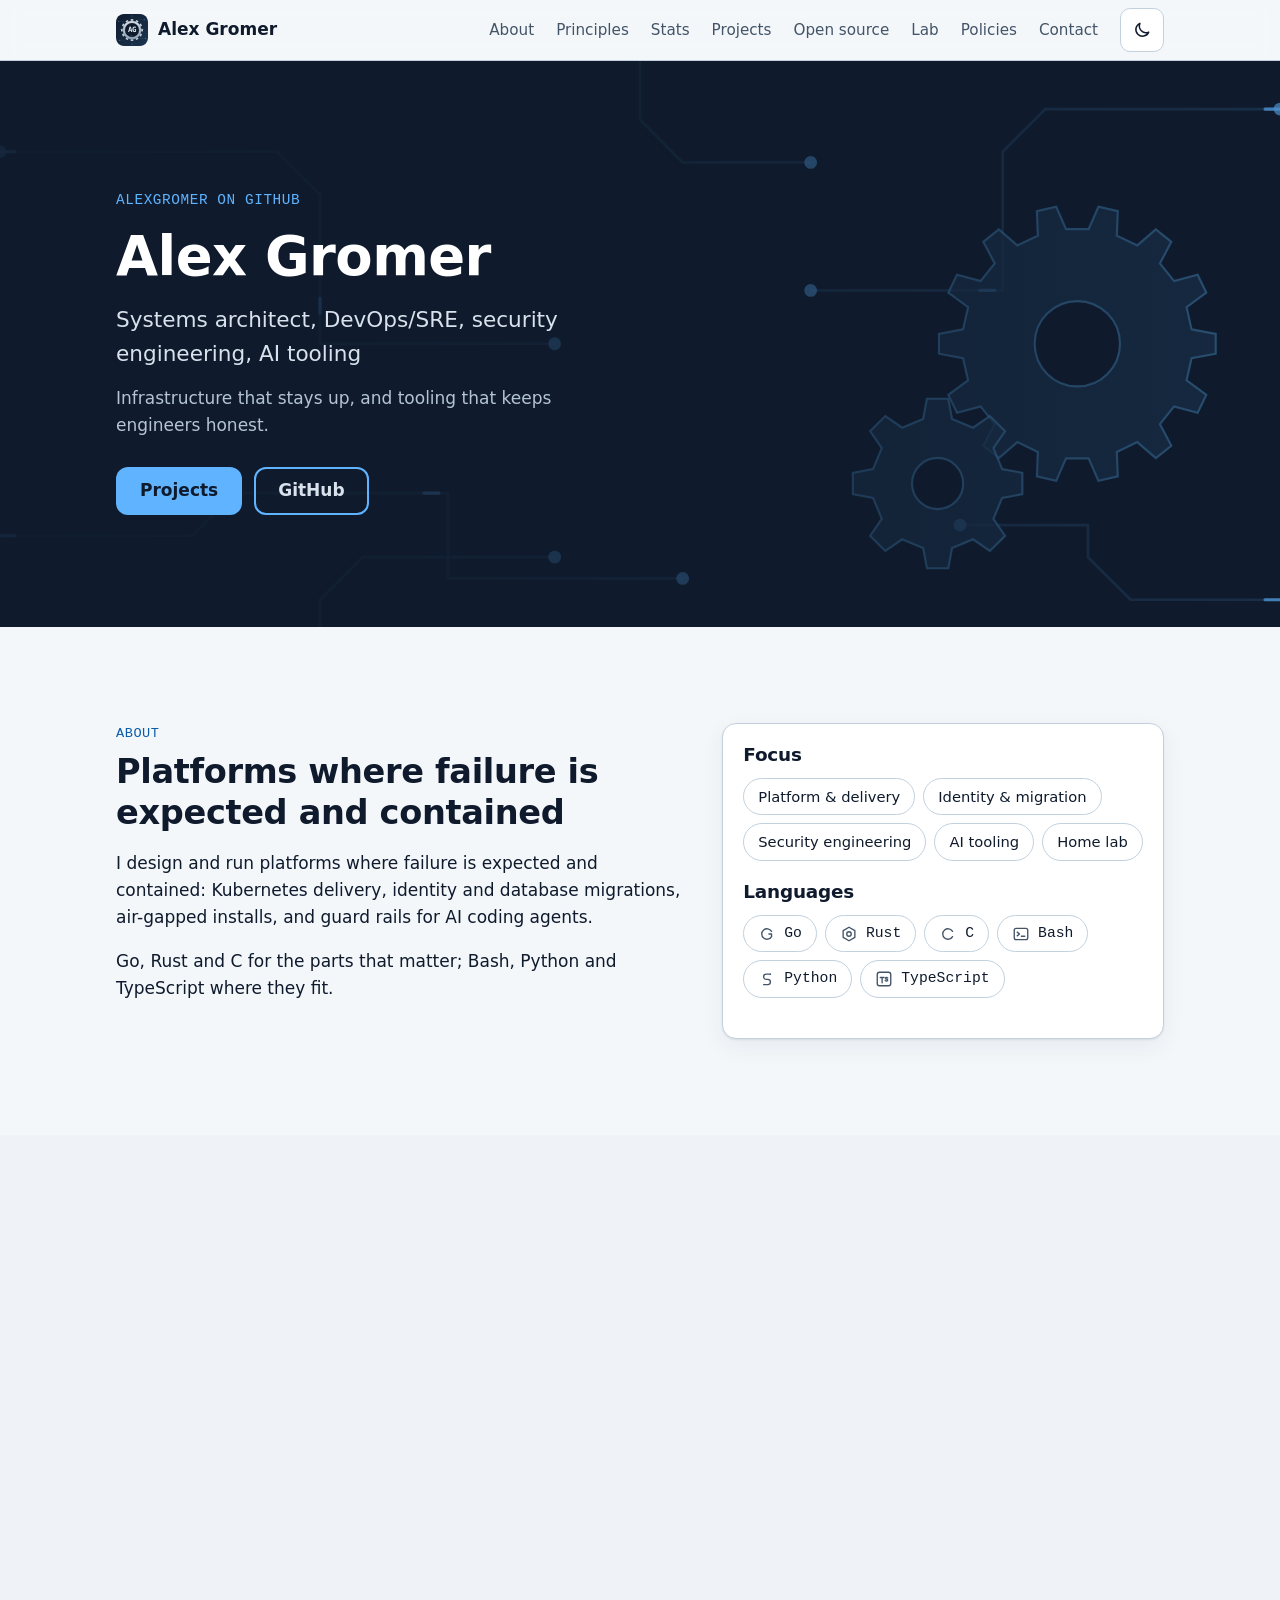
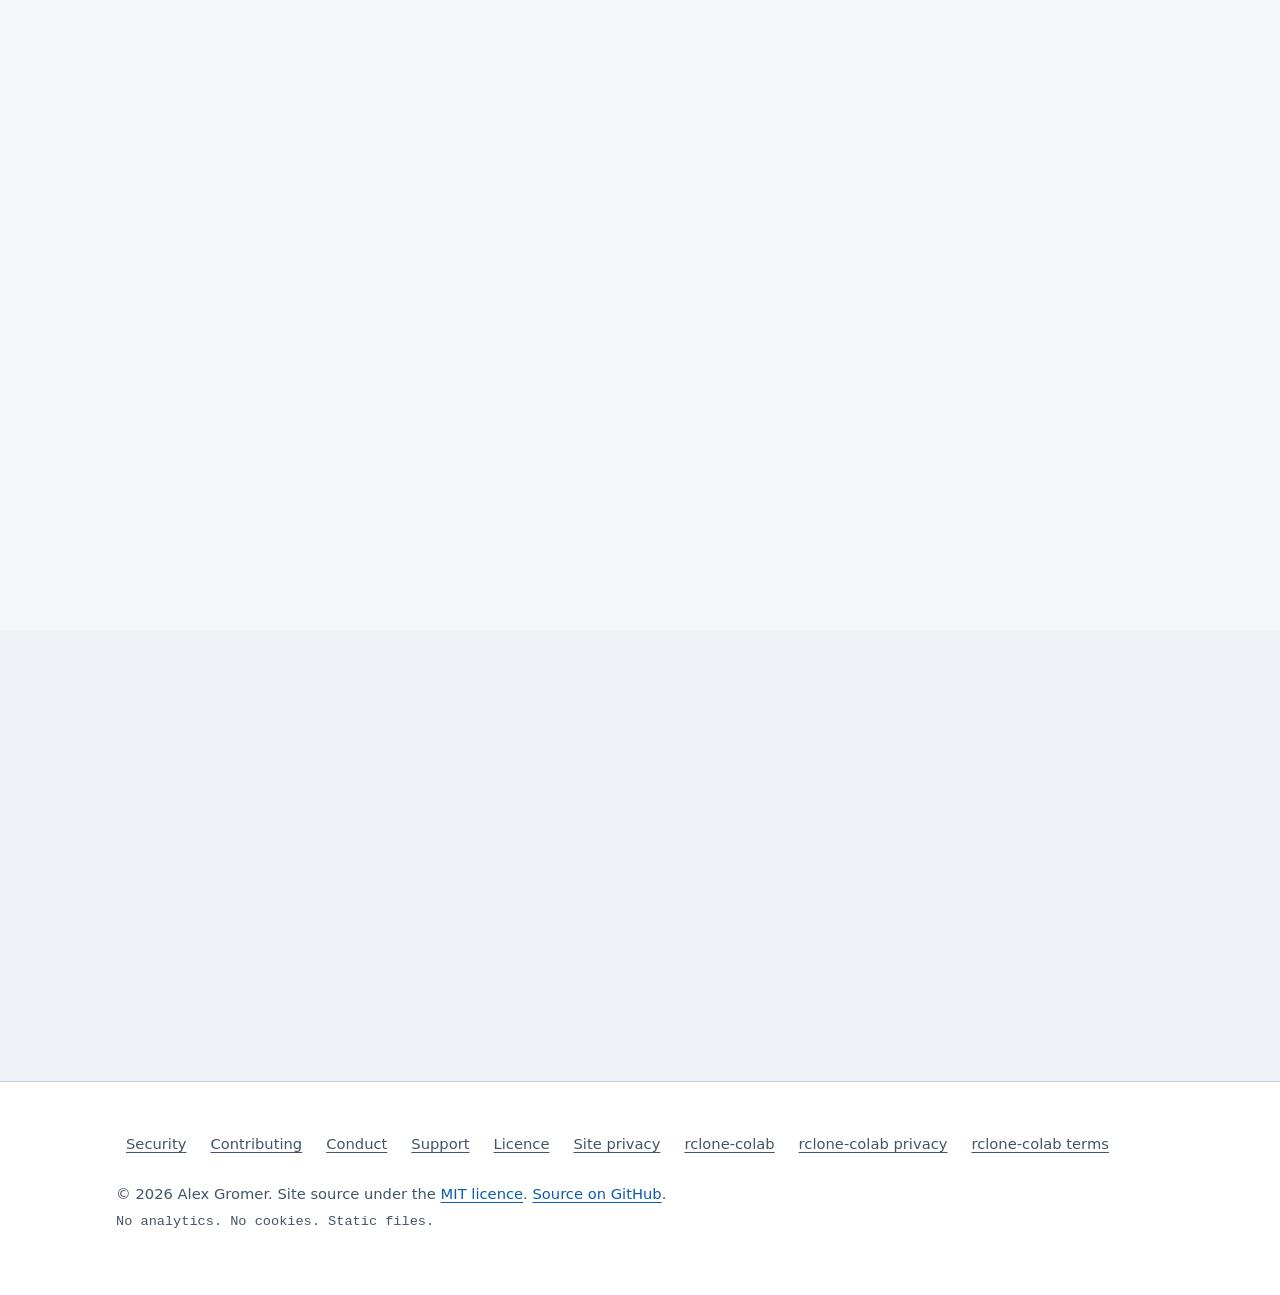
<file: index.html>
<!doctype html>
<html lang="en">
<head>
<meta http-equiv="Content-Security-Policy" content="default-src 'self'; img-src 'self' data:; base-uri 'none'; form-action 'none'">
<meta charset="utf-8">
<meta name="viewport" content="width=device-width, initial-scale=1">
<title>Alex Gromer - systems architect, DevOps/SRE</title>
<meta name="description" content="Alex Gromer: systems architect, DevOps/SRE, security engineering and AI tooling. Projects, open-source work, home lab, and the policies of every repository and of the rclone-colab application.">
<link rel="canonical" href="https://alexgromer.github.io/">
<meta property="og:type" content="website">
<meta property="og:site_name" content="Alex Gromer">
<meta property="og:title" content="Alex Gromer - systems architect, DevOps/SRE">
<meta property="og:description" content="Infrastructure that stays up, and tooling that keeps engineers honest.">
<meta property="og:url" content="https://alexgromer.github.io/">
<meta property="og:image" content="https://alexgromer.github.io/img/og.png">
<meta property="og:image:width" content="1200">
<meta property="og:image:height" content="630">
<meta property="og:image:alt" content="Alex Gromer: circuit traces and a gear on a dark blue background">
<meta name="twitter:card" content="summary_large_image">
<meta name="color-scheme" content="light dark">
<meta name="theme-color" content="#f4f7fa" media="(prefers-color-scheme: light)">
<meta name="theme-color" content="#0f1b2d" media="(prefers-color-scheme: dark)">
<link rel="icon" href="img/favicon.svg" type="image/svg+xml">
<link rel="stylesheet" href="css/site.css">
<script src="js/theme.js"></script>
<script src="js/site.js" defer></script>
<script src="js/stats.js" defer></script>
</head>
<body id="top-of-page">
<a class="skip" href="#main">Skip to content</a>
<svg class="sprite" xmlns="http://www.w3.org/2000/svg" aria-hidden="true" focusable="false">
  <symbol id="i-go" viewBox="0 0 24 24"><path d="M18.060 8.500A7 7 0 1 0 18.060 15.500V12h-3.500"/></symbol>
  <symbol id="i-rust" viewBox="0 0 24 24"><path d="M12 3l7.800 4.500v9L12 21l-7.800-4.500v-9z"/><circle cx="12" cy="12" r="3"/></symbol>
  <symbol id="i-c" viewBox="0 0 24 24"><path d="M18.060 8.500A7 7 0 1 0 18.060 15.500"/></symbol>
  <symbol id="i-bash" viewBox="0 0 24 24"><rect x="3" y="4.500" width="18" height="15" rx="2.500"/><path d="M7 9.500l3 2.500-3 2.500M12.500 15H17"/></symbol>
  <symbol id="i-python" viewBox="0 0 24 24"><path d="M16.500 5.500H11a3.500 3.500 0 0 0 0 7h2a3.500 3.500 0 0 1 0 7H7.500"/><circle cx="16.500" cy="5.500" r="1" fill="currentColor" stroke="none"/></symbol>
  <symbol id="i-ts" viewBox="0 0 24 24"><rect x="3" y="3" width="18" height="18" rx="3"/><path d="M7 10h5M9.500 10v7M17 10.500c-.6-.6-1.600-.8-2.400-.5-.9.400-.9 1.500 0 1.900l1.600.7c.9.400.9 1.600 0 2-.8.400-1.900.200-2.600-.5"/></symbol>
</svg>
<!-- gen:header:start -->
<header class="site-header">
  <div class="wrap">
    <a class="brand" href="#top"><img src="img/favicon.svg" alt="" width="32" height="32"><span>Alex Gromer</span></a>
    <nav class="nav-wide" aria-label="Sections">
        <a href="#about">About</a>
        <a href="#principles">Principles</a>
        <a href="#stats">Stats</a>
        <a href="#projects">Projects</a>
        <a href="#oss">Open source</a>
        <a href="#lab">Lab</a>
        <a href="#policies">Policies</a>
        <a href="#contact">Contact</a>
    </nav>
    <details class="nav-narrow">
      <summary><svg width="18" height="18" viewBox="0 0 24 24" fill="none" stroke="currentColor" stroke-width="2" stroke-linecap="round" aria-hidden="true"><path d="M4 7h16M4 12h16M4 17h16"/></svg><span>Menu</span></summary>
      <nav class="menu" aria-label="Sections, menu">
          <a href="#about">About</a>
          <a href="#principles">Principles</a>
          <a href="#stats">Stats</a>
          <a href="#projects">Projects</a>
          <a href="#oss">Open source</a>
          <a href="#lab">Lab</a>
          <a href="#policies">Policies</a>
          <a href="#contact">Contact</a>
      </nav>
    </details>
    <button id="theme-toggle" class="theme-toggle" type="button" hidden aria-pressed="false" aria-label="Switch colour theme"><svg class="i-moon" viewBox="0 0 24 24" fill="none" stroke="currentColor" stroke-width="1.8" stroke-linecap="round" stroke-linejoin="round" aria-hidden="true"><path d="M20 14.500A8 8 0 0 1 9.500 4 8 8 0 1 0 20 14.500z"/></svg><svg class="i-sun" viewBox="0 0 24 24" fill="none" stroke="currentColor" stroke-width="1.8" stroke-linecap="round" stroke-linejoin="round" aria-hidden="true"><circle cx="12" cy="12" r="4"/><path d="M12 2v2M12 20v2M4.900 4.900l1.400 1.400M17.700 17.700l1.400 1.400M2 12h2M20 12h2M4.900 19.100l1.400-1.400M17.700 6.300l1.400-1.400"/></svg></button>
  </div>
</header>
<!-- gen:header:end -->
<main id="main">

  <section class="hero" id="top" aria-labelledby="hero-title">
    <svg class="hero-art" viewBox="0 0 1200 600" preserveAspectRatio="xMidYMid slice" aria-hidden="true" focusable="false">
      <g class="traces">
        <path class="trace" d="M0 120 H260 L300 160 V300 H520"/>
        <path class="trace" d="M1200 80 H980 L940 120 V250 H760"/>
        <path class="trace" d="M0 480 H180 L220 440 H420 V520 H640"/>
        <path class="trace" d="M1200 540 H1060 L1020 500 V470 H900"/>
        <path class="trace" d="M600 0 V90 L640 130 H760"/>
        <path class="trace" d="M300 600 V540 L340 500 H520"/>
      </g>
      <g class="pulses">
        <path class="pulse" d="M0 120 H260 L300 160 V300 H520"/>
        <path class="pulse d1" d="M1200 80 H980 L940 120 V250 H760"/>
        <path class="pulse d2" d="M0 480 H180 L220 440 H420 V520 H640"/>
        <path class="pulse d3" d="M1200 540 H1060 L1020 500 V470 H900"/>
        <path class="pulse d4" d="M600 0 V90 L640 130 H760"/>
        <path class="pulse d5" d="M300 600 V540 L340 500 H520"/>
      </g>
      <g class="nodes">
        <circle class="node" cx="520" cy="300" r="6"/><circle class="node" cx="760" cy="250" r="6"/><circle class="node" cx="640" cy="520" r="6"/>
        <circle class="node" cx="900" cy="470" r="6"/><circle class="node" cx="760" cy="130" r="6"/><circle class="node" cx="520" cy="500" r="6"/>
        <circle class="node" cx="0" cy="120" r="6"/><circle class="node" cx="1200" cy="80" r="6"/>
      </g>
      <path class="gear" fill-rule="evenodd" d="M1117.1 286.5 L1139.7 290.7 L1139.7 309.3 L1117.1 313.5 L1112.4 334.3 L1130.9 347.9 L1122.8 364.7 L1100.7 358.7 L1087.4 375.3 L1098.1 395.6 L1083.6 407.2 L1066.2 392.2 L1047.0 401.4 L1047.9 424.3 L1029.8 428.5 L1020.6 407.5 L999.4 407.5 L990.2 428.5 L972.1 424.3 L973.0 401.4 L953.8 392.2 L936.4 407.2 L921.9 395.6 L932.6 375.3 L919.3 358.7 L897.2 364.7 L889.1 347.9 L907.6 334.3 L902.9 313.5 L880.3 309.3 L880.3 290.7 L902.9 286.5 L907.6 265.7 L889.1 252.1 L897.2 235.3 L919.3 241.3 L932.6 224.7 L921.9 204.4 L936.4 192.8 L953.8 207.8 L973.0 198.6 L972.1 175.7 L990.2 171.5 L999.4 192.5 L1020.6 192.5 L1029.8 171.5 L1047.9 175.7 L1047.0 198.6 L1066.2 207.8 L1083.6 192.8 L1098.1 204.4 L1087.4 224.7 L1100.7 241.3 L1122.8 235.3 L1130.9 252.1 L1112.4 265.7Z M970.0 300.0 a40 40 0 1 0 80 0 a40 40 0 1 0 -80 0Z"/>
      <path class="gear rev" fill-rule="evenodd" d="M939.5 417.5 L958.4 421.0 L958.4 441.0 L939.5 444.5 L931.3 464.2 L942.2 480.0 L928.0 494.2 L912.2 483.3 L892.5 491.5 L889.0 510.4 L869.0 510.4 L865.5 491.5 L845.8 483.3 L830.0 494.2 L815.8 480.0 L826.7 464.2 L818.5 444.5 L799.6 441.0 L799.6 421.0 L818.5 417.5 L826.7 397.8 L815.8 382.0 L830.0 367.8 L845.8 378.7 L865.5 370.5 L869.0 351.6 L889.0 351.6 L892.5 370.5 L912.2 378.7 L928.0 367.8 L942.2 382.0 L931.3 397.8Z M855.0 431.0 a24 24 0 1 0 48 0 a24 24 0 1 0 -48 0Z"/>
    </svg>
    <div class="wrap">
      <p class="eyebrow">AlexGromer on GitHub</p>
      <h1 id="hero-title">Alex Gromer</h1>
      <p class="role">Systems architect, DevOps/SRE, security engineering, AI tooling</p>
      <p class="tagline">Infrastructure that stays up, and tooling that keeps engineers honest.</p>
      <div class="btns">
        <a class="btn btn-primary" href="#projects">Projects</a>
        <a class="btn btn-ghost" href="https://github.com/AlexGromer" rel="noopener">GitHub</a>
      </div>
    </div>
  </section>

  <section class="section" id="about" aria-labelledby="about-title">
    <div class="wrap two-col">
      <div class="reveal">
        <p class="eyebrow">About</p>
        <h2 id="about-title">Platforms where failure is expected and contained</h2>
        <p>I design and run platforms where failure is expected and contained: Kubernetes delivery, identity and database migrations, air-gapped installs, and guard rails for AI coding agents.</p>
        <p>Go, Rust and C for the parts that matter; Bash, Python and TypeScript where they fit.</p>
      </div>
      <div class="panel reveal">
        <h3>Focus</h3>
        <ul class="chips">
          <li class="chip">Platform &amp; delivery</li>
          <li class="chip">Identity &amp; migration</li>
          <li class="chip">Security engineering</li>
          <li class="chip">AI tooling</li>
          <li class="chip">Home lab</li>
        </ul>
        <h3>Languages</h3>
        <ul class="chips">
          <li class="chip mono"><svg class="lang-ico" aria-hidden="true" viewBox="0 0 24 24"><use href="#i-go"/></svg>Go</li>
          <li class="chip mono"><svg class="lang-ico" aria-hidden="true" viewBox="0 0 24 24"><use href="#i-rust"/></svg>Rust</li>
          <li class="chip mono"><svg class="lang-ico" aria-hidden="true" viewBox="0 0 24 24"><use href="#i-c"/></svg>C</li>
          <li class="chip mono"><svg class="lang-ico" aria-hidden="true" viewBox="0 0 24 24"><use href="#i-bash"/></svg>Bash</li>
          <li class="chip mono"><svg class="lang-ico" aria-hidden="true" viewBox="0 0 24 24"><use href="#i-python"/></svg>Python</li>
          <li class="chip mono"><svg class="lang-ico" aria-hidden="true" viewBox="0 0 24 24"><use href="#i-ts"/></svg>TypeScript</li>
        </ul>
      </div>
    </div>
  </section>

  <section class="section alt" id="principles" aria-labelledby="principles-title">
    <div class="wrap">
      <div class="section-head reveal">
        <p class="eyebrow">Principles</p>
        <h2 id="principles-title">Three rules I keep coming back to</h2>
      </div>
      <ul class="cards c3">
        <li class="card reveal"><h3><svg class="glyph" viewBox="0 0 24 24" fill="none" stroke="currentColor" stroke-width="1.7" stroke-linecap="round" stroke-linejoin="round" aria-hidden="true"><path d="M12 3l7.500 3v5.500c0 4.500-3.200 8-7.500 9.500-4.300-1.500-7.500-5-7.500-9.500V6z"/><rect x="9" y="10.500" width="6" height="5" rx="1"/><path d="M10.200 10.500V9a1.800 1.800 0 0 1 3.600 0v1.500"/></svg>Fail closed</h3><p>When a guard cannot decide, it denies. Defaults deny, exceptions are explicit and logged, and a broken check never turns into a pass.</p></li>
        <li class="card reveal"><h3><svg class="glyph" viewBox="0 0 24 24" fill="none" stroke="currentColor" stroke-width="1.7" stroke-linecap="round" stroke-linejoin="round" aria-hidden="true"><circle cx="12" cy="12" r="3.500"/><path d="M3 12h5.500M15.500 12H21"/><path d="M17 4.500l1.500 1.500 3-3" /><path d="M5 19h6"/></svg>Reproducible</h3><p>Pinned sources, signed commits, deterministic output. If I cannot rebuild it from what is written down, I do not trust it.</p></li>
        <li class="card reveal"><h3><svg class="glyph" viewBox="0 0 24 24" fill="none" stroke="currentColor" stroke-width="1.7" stroke-linecap="round" stroke-linejoin="round" aria-hidden="true"><circle cx="12" cy="12" r="9"/><path d="M8 16l8-8M10 8h6v6"/></svg>Worse is better</h3><p>A small, simple thing that works today beats a complete one that ships never. Ship the part that holds, then iterate.</p></li>
      </ul>
    </div>
  </section>

  <section class="section" id="stats" aria-labelledby="stats-title">
    <div class="wrap">
      <div class="section-head reveal">
        <p class="eyebrow">Stats</p>
        <h2 id="stats-title">The public record, drawn from the GitHub API</h2>
        <p class="lead">Languages by bytes, commits per month and a repository timeline. The data is a static file, rebuilt by a script; nothing is fetched from third parties.</p>
        <p class="muted" id="stats-meta"></p>
      </div>
      <p id="stats-status" role="status" hidden></p>
      <dl class="kpis reveal" aria-label="Key numbers">
<!-- stats:kpi:start -->
        <div class="kpi-tile"><dt>Repositories</dt><dd data-kpi="repositories">12</dd></div>
        <div class="kpi-tile"><dt>Stars</dt><dd data-kpi="stars">5</dd></div>
        <div class="kpi-tile"><dt>Merged PRs</dt><dd data-kpi="merged_prs">4</dd></div>
        <div class="kpi-tile"><dt data-kpi-label="languages">Languages (8 shown)</dt><dd data-kpi="languages">14</dd></div>
<!-- stats:kpi:end -->
      </dl>
      <figure class="chart reveal" aria-labelledby="cap-lang">
        <figcaption id="cap-lang">Languages by bytes</figcaption>
        <p class="sub">Summed over the public, non-fork repositories listed below.</p>
        <div class="chart-body" data-chart="lang"></div>
        <ul class="legend" data-legend="lang"></ul>
        <details><summary>Data table</summary><div class="tbl-wrap" data-table="lang"></div></details>
      </figure>
      <figure class="chart reveal" aria-labelledby="cap-commits">
        <figcaption id="cap-commits">Commits per month</figcaption>
        <p class="sub">Last 12 months, commits authored by AlexGromer in those repositories.</p>
        <div class="chart-body" data-chart="commits"></div>
        <details><summary>Data table</summary><div class="tbl-wrap" data-table="commits"></div></details>
      </figure>
      <figure class="chart reveal" aria-labelledby="cap-timeline">
        <figcaption id="cap-timeline">Repositories by creation date</figcaption>
        <p class="sub">Oldest first, with star counts. On wide screens dot size grows with stars; hover a dot, or Tab to the chart and use the arrow keys, for details.</p>
        <div class="chart-body" data-chart="timeline"></div>
        <details><summary>Data table</summary><div class="tbl-wrap" data-table="repos"></div></details>
      </figure>
      <div class="stats-fallback">
<!-- stats:noscript:start -->
      <noscript>
        <div class="tables">
          <table><caption>Languages by bytes (generated 2026-11-17)</caption><thead><tr><th>Language</th><th>Share</th><th>Size</th></tr></thead><tbody><tr><td>Python</td><td>48.7%</td><td>9105.6 KiB</td></tr><tr><td>Go</td><td>33.6%</td><td>6293.8 KiB</td></tr><tr><td>Shell</td><td>11.0%</td><td>2058.6 KiB</td></tr><tr><td>JavaScript</td><td>3.2%</td><td>604.5 KiB</td></tr><tr><td>TypeScript</td><td>2.4%</td><td>440.7 KiB</td></tr><tr><td>Tree-sitter Query</td><td>0.6%</td><td>116.9 KiB</td></tr><tr><td>HTML</td><td>0.2%</td><td>40.3 KiB</td></tr><tr><td>Other</td><td>0.3%</td><td>49.1 KiB</td></tr></tbody></table>
          <table><caption>Commits per month</caption><thead><tr><th>Month</th><th>Commits</th></tr></thead><tbody><tr><td>2025-12</td><td>0</td></tr><tr><td>2026-01</td><td>50</td></tr><tr><td>2026-02</td><td>35</td></tr><tr><td>2026-03</td><td>33</td></tr><tr><td>2026-04</td><td>3</td></tr><tr><td>2026-05</td><td>0</td></tr><tr><td>2026-06</td><td>142</td></tr><tr><td>2026-07</td><td>368</td></tr><tr><td>2026-08</td><td>160</td></tr><tr><td>2026-09</td><td>38</td></tr><tr><td>2026-10</td><td>7</td></tr><tr><td>2026-11</td><td>21</td></tr></tbody></table>
          <table><caption>Repositories by creation date</caption><thead><tr><th>Created</th><th>Repository</th><th>Language</th><th>Stars</th></tr></thead><tbody><tr><td>2021-06-25</td><td>elasticsearch-analysis-morphology-prebuilt-plugin</td><td>n/a</td><td>0</td></tr><tr><td>2026-01-22</td><td>ssh-yaml-validator</td><td>Shell</td><td>0</td></tr><tr><td>2026-01-25</td><td>jwt-parser</td><td>Shell</td><td>0</td></tr><tr><td>2026-01-29</td><td>keycloak-migration</td><td>Shell</td><td>1</td></tr><tr><td>2026-02-19</td><td>deckhouse-helm-generator</td><td>Go</td><td>0</td></tr><tr><td>2026-04-04</td><td>ACEV-Framework</td><td>JavaScript</td><td>0</td></tr><tr><td>2026-06-25</td><td>claude-code-operator-framework</td><td>Python</td><td>0</td></tr><tr><td>2026-06-25</td><td>rlm</td><td>Python</td><td>0</td></tr><tr><td>2026-06-25</td><td>sentinel</td><td>Python</td><td>4</td></tr><tr><td>2026-06-28</td><td>uka-runner-bootstrap</td><td>Shell</td><td>0</td></tr><tr><td>2026-10-27</td><td>dead-code-checker</td><td>Python</td><td>0</td></tr><tr><td>2026-10-29</td><td>vot-local</td><td>TypeScript</td><td>0</td></tr></tbody></table>
        </div>
      </noscript>
      <!-- stats:noscript:end -->
      </div>
    </div>
  </section>

  <section class="section alt" id="projects" aria-labelledby="projects-title">
    <div class="wrap">
      <div class="section-head reveal">
        <p class="eyebrow">Projects</p>
        <h2 id="projects-title">Selected work</h2>
        <p class="lead">Five repositories I would show first.</p>
      </div>
      <ul class="cards c3">
        <li class="card reveal">
          <h3><a class="stretch" href="https://github.com/AlexGromer/sentinel" rel="noopener">sentinel</a></h3>
          <p class="meta"><span data-repo-lang="sentinel"><i class="dot c1"></i><span class="lbl">Python</span></span><span class="stars" data-repo-stars="sentinel">&#9733; 4</span></p>
          <p>Self-healing UI-testing agent: explores a web app, freezes a replayable plan, repairs locators on DOM drift.</p>
          <span class="more-link" aria-hidden="true">View on GitHub &rarr;</span>
        </li>
        <li class="card reveal">
          <h3><a class="stretch" href="https://github.com/AlexGromer/deckhouse-helm-generator" rel="noopener">deckhouse-helm-generator</a></h3>
          <p class="meta"><span data-repo-lang="deckhouse-helm-generator"><i class="dot c0"></i><span class="lbl">Go</span></span><span class="stars" data-repo-stars="deckhouse-helm-generator">&#9733; 0</span></p>
          <p>Turns live Kubernetes resources into Helm charts, with relationship detection for CRDs, Prometheus Operator, Gateway API, KEDA, cert-manager and Argo Rollouts.</p>
          <span class="more-link" aria-hidden="true">View on GitHub &rarr;</span>
        </li>
        <li class="card reveal">
          <h3><a class="stretch" href="https://github.com/AlexGromer/keycloak-migration" rel="noopener">keycloak-migration</a></h3>
          <p class="meta"><span data-repo-lang="keycloak-migration"><i class="dot c2"></i><span class="lbl">Shell</span></span><span class="stars" data-repo-stars="keycloak-migration">&#9733; 1</span></p>
          <p>Multi-DBMS, multi-deployment Keycloak migration framework: auto-discovery, atomic checkpoints, air-gap support.</p>
          <span class="more-link" aria-hidden="true">View on GitHub &rarr;</span>
        </li>
        <li class="card reveal">
          <h3><a class="stretch" href="https://github.com/AlexGromer/jwt-parser" rel="noopener">jwt-parser</a></h3>
          <p class="meta"><span data-repo-lang="jwt-parser"><i class="dot c2"></i><span class="lbl">Shell</span></span><span class="stars" data-repo-stars="jwt-parser">&#9733; 0</span></p>
          <p>JWT parser with zero dependencies for closed networks; 131 tests. Bash and Go.</p>
          <span class="more-link" aria-hidden="true">View on GitHub &rarr;</span>
        </li>
        <li class="card reveal">
          <h3><a class="stretch" href="https://github.com/AlexGromer/ssh-yaml-validator" rel="noopener">ssh-yaml-validator</a></h3>
          <p class="meta"><span data-repo-lang="ssh-yaml-validator"><i class="dot c2"></i><span class="lbl">Shell</span></span><span class="stars" data-repo-stars="ssh-yaml-validator">&#9733; 0</span></p>
          <p>YAML validator for air-gapped hosts. Pure Bash.</p>
          <span class="more-link" aria-hidden="true">View on GitHub &rarr;</span>
        </li>
      </ul>
      <details class="more reveal">
        <summary>More repositories (7)</summary>
        <ul>
          <li><strong><a href="https://github.com/AlexGromer/claude-code-operator-framework" rel="noopener">claude-code-operator-framework</a></strong><span class="muted">Model-agnostic Claude Code configuration: output styles, rules, agents, hooks, MCP servers.</span></li>
          <li><strong><a href="https://github.com/AlexGromer/dead-code-checker" rel="noopener">dead-code-checker</a></strong><span class="muted">Dead-code detection with a public-API mode and an LLM second opinion.</span></li>
          <li><strong><a href="https://github.com/AlexGromer/vot-local" rel="noopener">vot-local</a></strong><span class="muted">Voice-over translation of local video files into a dubbed .mkv.</span></li>
          <li><strong><a href="https://github.com/AlexGromer/rlm" rel="noopener">rlm</a></strong><span class="muted">Recursive Language Model methods.</span></li>
          <li><strong><a href="https://github.com/AlexGromer/ACEV-Framework" rel="noopener">ACEV-Framework</a></strong><span class="muted">Knowledge-base framework (Second Brain and Zettelkasten).</span></li>
          <li><strong><a href="https://github.com/AlexGromer/uka-runner-bootstrap" rel="noopener">uka-runner-bootstrap</a></strong><span class="muted">Bootstrap of a self-hosted GitHub Actions runner in WSL2; no secrets, the registration token is passed at runtime.</span></li>
          <li><strong><a href="https://github.com/AlexGromer/elasticsearch-analysis-morphology-prebuilt-plugin" rel="noopener">elasticsearch-analysis-morphology-prebuilt-plugin</a></strong><span class="muted">Prebuilt morphology analysis plugin for Elasticsearch.</span></li>
        </ul>
      </details>
    </div>
  </section>

  <section class="section" id="oss" aria-labelledby="oss-title">
    <div class="wrap">
      <div class="section-head reveal">
        <p class="eyebrow">Open source</p>
        <h2 id="oss-title">Upstream contributions</h2>
        <p class="lead">Small, focused changes sent to other people's projects. Status as of 30 October 2026.</p>
      </div>
      <ul class="oss">
        <li class="reveal">
          <div><strong><a href="https://github.com/FOSWLY/vot.js/pull/143" rel="noopener">FOSWLY/vot.js #143</a></strong><p class="what">Add edX support to the extension layer.</p></div>
          <span class="badge merged"><svg viewBox="0 0 16 16" aria-hidden="true" fill="none" stroke="currentColor" stroke-width="1.8" stroke-linecap="round" stroke-linejoin="round"><circle cx="4" cy="3.500" r="1.600"/><circle cx="4" cy="12.500" r="1.600"/><circle cx="12" cy="9" r="1.600"/><path d="M4 5.100v5.800M4 7c0 2 2 2 6.400 2"/></svg>Merged</span>
        </li>
        <li class="reveal">
          <div><strong><a href="https://github.com/FOSWLY/vot.js/pull/144" rel="noopener">FOSWLY/vot.js #144</a></strong><p class="what">Make the media proxy host configurable.</p></div>
          <span class="badge merged"><svg viewBox="0 0 16 16" aria-hidden="true" fill="none" stroke="currentColor" stroke-width="1.8" stroke-linecap="round" stroke-linejoin="round"><circle cx="4" cy="3.500" r="1.600"/><circle cx="4" cy="12.500" r="1.600"/><circle cx="12" cy="9" r="1.600"/><path d="M4 5.100v5.800M4 7c0 2 2 2 6.400 2"/></svg>Merged</span>
        </li>
        <li class="reveal">
          <div><strong><a href="https://github.com/ilyhalight/voice-over-translation/pull/1894" rel="noopener">ilyhalight/voice-over-translation #1894</a></strong><p class="what">Make the media proxy host configurable.</p></div>
          <span class="badge merged"><svg viewBox="0 0 16 16" aria-hidden="true" fill="none" stroke="currentColor" stroke-width="1.8" stroke-linecap="round" stroke-linejoin="round"><circle cx="4" cy="3.500" r="1.600"/><circle cx="4" cy="12.500" r="1.600"/><circle cx="12" cy="9" r="1.600"/><path d="M4 5.100v5.800M4 7c0 2 2 2 6.400 2"/></svg>Merged</span>
        </li>
        <li class="reveal">
          <div><strong><a href="https://github.com/ilyhalight/voice-over-translation/pull/1881" rel="noopener">ilyhalight/voice-over-translation #1881</a></strong><p class="what">Make the repository checks and tests pass on master.</p></div>
          <span class="badge merged"><svg viewBox="0 0 16 16" aria-hidden="true" fill="none" stroke="currentColor" stroke-width="1.8" stroke-linecap="round" stroke-linejoin="round"><circle cx="4" cy="3.500" r="1.600"/><circle cx="4" cy="12.500" r="1.600"/><circle cx="12" cy="9" r="1.600"/><path d="M4 5.100v5.800M4 7c0 2 2 2 6.400 2"/></svg>Merged</span>
        </li>
        <li class="reveal">
          <div><strong><a href="https://github.com/FOSWLY/media-proxy/pull/115" rel="noopener">FOSWLY/media-proxy #115</a></strong><p class="what">Accept a generic binary content type for the video proxy.</p></div>
          <span class="badge open"><svg viewBox="0 0 16 16" aria-hidden="true" fill="none" stroke="currentColor" stroke-width="1.8" stroke-linecap="round" stroke-linejoin="round"><circle cx="4" cy="3.500" r="1.600"/><circle cx="4" cy="12.500" r="1.600"/><circle cx="12" cy="12.500" r="1.600"/><path d="M4 5.100v5.800M12 10.900V6.500a2 2 0 0 0-2-2H8.500"/></svg>Open</span>
        </li>
        <li class="reveal">
          <div><strong><a href="https://github.com/anthropics/claude-code/issues/104986" rel="noopener">anthropics/claude-code #104986</a></strong><p class="what">Bug report: a background subagent is terminated at its first Bash call, yet the result is reported as success.</p></div>
          <span class="badge reported"><svg viewBox="0 0 16 16" aria-hidden="true" fill="none" stroke="currentColor" stroke-width="1.8" stroke-linecap="round" stroke-linejoin="round"><circle cx="8" cy="8" r="6"/><path d="M8 4.800V8.500M8 11.200h.01"/></svg>Reported</span>
        </li>
        <li class="reveal">
          <div><strong><a href="https://github.com/AlexGromer/heretic" rel="noopener">AlexGromer/heretic</a></strong>
            <p class="what">Fork of p-e-w/heretic with three pull-request branches: fused MoE experts, FP8 checkpoint loading, ARA on flattened I/O.</p></div>
          <span class="badge prep"><svg viewBox="0 0 16 16" aria-hidden="true" fill="none" stroke="currentColor" stroke-width="1.8" stroke-linecap="round" stroke-linejoin="round"><circle cx="8" cy="8" r="6"/><path d="M8 4.500V8l2.500 1.500"/></svg>In preparation</span>
        </li>
      </ul>
    </div>
  </section>

  <section class="section alt" id="lab" aria-labelledby="lab-title">
    <div class="wrap">
      <div class="section-head reveal">
        <p class="eyebrow">Home lab</p>
        <h2 id="lab-title">Private infrastructure at home</h2>
        <p class="lead">A home lab for private workloads and for trying things out before they matter.</p>
      </div>
      <ul class="lab">
        <li class="reveal"><svg class="" viewBox="0 0 24 24" fill="none" stroke="currentColor" stroke-width="1.7" stroke-linecap="round" stroke-linejoin="round" aria-hidden="true"><rect x="3" y="4" width="18" height="5" rx="1.500"/><rect x="3" y="11" width="18" height="5" rx="1.500"/><path d="M7 6.500h.01M7 13.500h.01M3 20h18"/></svg><strong>Proxmox</strong><span>Virtual machines and containers</span></li>
        <li class="reveal"><svg class="" viewBox="0 0 24 24" fill="none" stroke="currentColor" stroke-width="1.7" stroke-linecap="round" stroke-linejoin="round" aria-hidden="true"><ellipse cx="12" cy="6" rx="8" ry="3"/><path d="M4 6v6c0 1.700 3.600 3 8 3s8-1.300 8-3V6M4 12v6c0 1.700 3.600 3 8 3s8-1.300 8-3v-6"/></svg><strong>Ceph</strong><span>Replicated storage under the cluster</span></li>
        <li class="reveal"><svg class="" viewBox="0 0 24 24" fill="none" stroke="currentColor" stroke-width="1.7" stroke-linecap="round" stroke-linejoin="round" aria-hidden="true"><path d="M12 2.500l8.200 4.750v9.500L12 21.500l-8.200-4.750v-9.500z"/><circle cx="12" cy="12" r="3"/><path d="M12 9V4.500M12 15v4.500M9.400 10.500L5.500 8.300M14.600 13.500l3.900 2.200M9.400 13.500l-3.900 2.200M14.600 10.500l3.900-2.200"/></svg><strong>K3s</strong><span>Lightweight Kubernetes</span></li>
        <li class="reveal"><svg class="" viewBox="0 0 24 24" fill="none" stroke="currentColor" stroke-width="1.7" stroke-linecap="round" stroke-linejoin="round" aria-hidden="true"><path d="M20 11a8 8 0 0 0-14-4.500L4 9M4 4v5h5M4 13a8 8 0 0 0 14 4.500L20 15M20 20v-5h-5"/></svg><strong>ArgoCD</strong><span>GitOps: Git is the source of truth</span></li>
        <li class="reveal"><svg class="" viewBox="0 0 24 24" fill="none" stroke="currentColor" stroke-width="1.7" stroke-linecap="round" stroke-linejoin="round" aria-hidden="true"><rect x="6" y="6" width="12" height="12" rx="2"/><rect x="9.500" y="9.500" width="5" height="5" rx="1"/><path d="M9 3v3M15 3v3M9 18v3M15 18v3M3 9h3M3 15h3M18 9h3M18 15h3"/></svg><strong>Local AI server</strong><span>Private workloads, local model evaluation</span></li>
      </ul>
    </div>
  </section>

  <section class="section" id="policies" aria-labelledby="policies-title">
    <div class="wrap">
      <div class="section-head reveal">
        <p class="eyebrow">Policies</p>
        <h2 id="policies-title">How my repositories are run</h2>
        <p class="lead">Written in plain language and applied to every repository under AlexGromer unless a repository says otherwise.</p>
      </div>
      <ul class="cards c3">
        <li class="card policy-card reveal">
          <h3><a href="security.html">Security policy</a></h3>
          <p>Scope, private advisories, response targets and safe harbour.</p>
          <time datetime="2026-10-30">30 October 2026</time>
        </li>
        <li class="card policy-card reveal">
          <h3><a href="contributing.html">Contributing</a></h3>
          <p>Issues, small focused pull requests, signed commits, review expectations.</p>
          <time datetime="2026-10-30">30 October 2026</time>
        </li>
        <li class="card policy-card reveal">
          <h3><a href="conduct.html">Code of conduct</a></h3>
          <p>Short, enforceable, reported through GitHub.</p>
          <time datetime="2026-10-30">30 October 2026</time>
        </li>
        <li class="card policy-card reveal">
          <h3><a href="support.html">Support and maintenance</a></h3>
          <p>Best effort, no SLA, latest release supported, deprecation notice.</p>
          <time datetime="2026-10-30">30 October 2026</time>
        </li>
        <li class="card policy-card reveal">
          <h3><a href="licence.html">Licence</a></h3>
          <p>MIT for the site source.</p>
          <time datetime="2026-10-30">30 October 2026</time>
        </li>
        <li class="card policy-card reveal">
          <h3><a href="privacy-site.html">Privacy of this site</a></h3>
          <p>It collects nothing: no analytics, no cookies.</p>
          <time datetime="2026-10-30">30 October 2026</time>
        </li>
        <li class="card policy-card reveal">
          <h3><a href="rclone-colab.html">rclone-colab</a></h3>
          <p>A personal, single-user OAuth client for the owner's own Drive.</p>
          <time datetime="2026-10-30">30 October 2026</time>
        </li>
        <li class="card policy-card reveal">
          <h3><a href="privacy.html">rclone-colab privacy policy</a></h3>
          <p>What the application accesses and how tokens are kept.</p>
          <time datetime="2026-10-30">30 October 2026</time>
        </li>
        <li class="card policy-card reveal">
          <h3><a href="terms.html">rclone-colab terms</a></h3>
          <p>Scope, use, no warranty.</p>
          <time datetime="2026-10-30">30 October 2026</time>
        </li>
      </ul>
    </div>
  </section>

  <section class="section alt" id="contact" aria-labelledby="contact-title">
    <div class="wrap two-col">
      <div class="reveal">
        <p class="eyebrow">Contact</p>
        <h2 id="contact-title">Find me on GitHub</h2>
        <p>Everything goes through GitHub, in the open or privately, as fits the topic. There is no email or phone number on this site.</p>
      </div>
      <div class="panel reveal">
        <ul class="contact-list">
          <li><a href="https://github.com/AlexGromer" rel="noopener">GitHub profile: AlexGromer</a></li>
          <li><a href="https://github.com/AlexGromer/alexgromer.github.io/issues" rel="noopener">Open an issue about this site</a></li>
          <li><a href="https://github.com/AlexGromer/alexgromer.github.io/security/advisories/new" rel="noopener">Report a vulnerability privately</a></li>
        </ul>
        <p class="muted">Security reports: read the <a href="security.html">security policy</a> first.</p>
      </div>
    </div>
  </section>

</main>
<!-- gen:footer:start -->
<footer class="site-footer">
  <div class="wrap">
    <ul class="links">
      <li><a href="security.html">Security</a></li>
      <li><a href="contributing.html">Contributing</a></li>
      <li><a href="conduct.html">Conduct</a></li>
      <li><a href="support.html">Support</a></li>
      <li><a href="licence.html">Licence</a></li>
      <li><a href="privacy-site.html">Site privacy</a></li>
      <li><a href="rclone-colab.html">rclone-colab</a></li>
      <li><a href="privacy.html">rclone-colab privacy</a></li>
      <li><a href="terms.html">rclone-colab terms</a></li>
    </ul>
    <p>&copy; 2026 Alex Gromer. Site source under the <a href="licence.html">MIT licence</a>. <a href="https://github.com/AlexGromer/alexgromer.github.io" rel="noopener">Source on GitHub</a>.</p>
    <p class="note">No analytics. No cookies. Static files.</p>
  </div>
</footer>
<!-- gen:footer:end -->
</body>
</html>
</file>
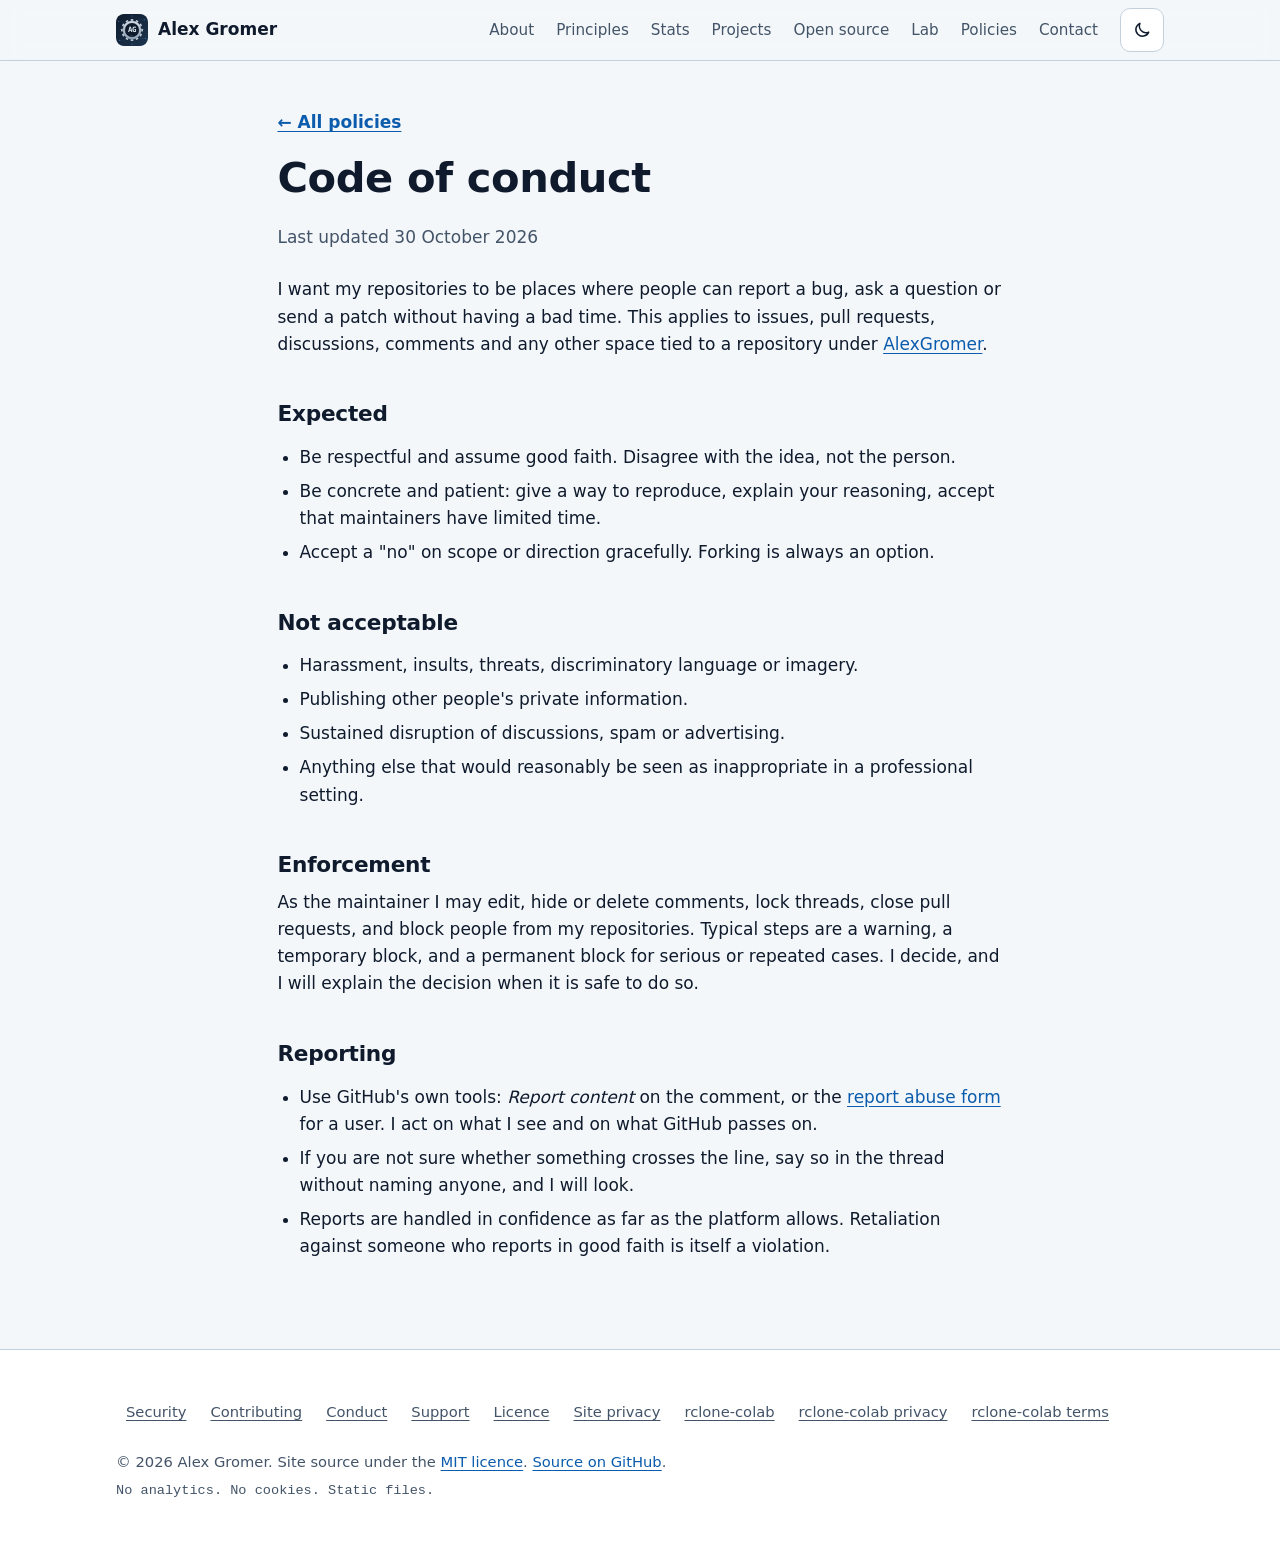
<file: conduct.html>
<!doctype html>
<html lang="en">
<head>
<meta http-equiv="Content-Security-Policy" content="default-src 'self'; img-src 'self' data:; base-uri 'none'; form-action 'none'">
<meta charset="utf-8">
<meta name="viewport" content="width=device-width, initial-scale=1">
<title>Code of conduct - Alex Gromer</title>
<meta name="description" content="The code of conduct for Alex Gromer's repositories and site: expected behaviour, what is not acceptable and how it is enforced.">
<link rel="canonical" href="https://alexgromer.github.io/conduct.html">
<meta property="og:type" content="article">
<meta property="og:site_name" content="Alex Gromer">
<meta property="og:title" content="Code of conduct - Alex Gromer">
<meta property="og:description" content="The code of conduct for Alex Gromer's repositories and site: expected behaviour, what is not acceptable and how it is enforced.">
<meta property="og:url" content="https://alexgromer.github.io/conduct.html">
<meta property="og:image" content="https://alexgromer.github.io/img/og.png">
<meta property="og:image:width" content="1200">
<meta property="og:image:height" content="630">
<meta property="og:image:alt" content="Alex Gromer: circuit traces and a gear on a dark blue background">
<meta name="twitter:card" content="summary_large_image">
<meta name="color-scheme" content="light dark">
<meta name="theme-color" content="#f4f7fa" media="(prefers-color-scheme: light)">
<meta name="theme-color" content="#0f1b2d" media="(prefers-color-scheme: dark)">
<link rel="icon" href="img/favicon.svg" type="image/svg+xml">
<link rel="stylesheet" href="css/site.css">
<script src="js/theme.js"></script>
<script src="js/site.js" defer></script>
</head>
<body>
<a class="skip" href="#main">Skip to content</a>
<header class="site-header">
  <div class="wrap">
    <a class="brand" href="index.html"><img src="img/favicon.svg" alt="" width="32" height="32"><span>Alex Gromer</span></a>
    <nav class="nav-wide" aria-label="Sections">
        <a href="index.html#about">About</a>
        <a href="index.html#principles">Principles</a>
        <a href="index.html#stats">Stats</a>
        <a href="index.html#projects">Projects</a>
        <a href="index.html#oss">Open source</a>
        <a href="index.html#lab">Lab</a>
        <a href="index.html#policies">Policies</a>
        <a href="index.html#contact">Contact</a>
    </nav>
    <details class="nav-narrow">
      <summary><svg width="18" height="18" viewBox="0 0 24 24" fill="none" stroke="currentColor" stroke-width="2" stroke-linecap="round" aria-hidden="true"><path d="M4 7h16M4 12h16M4 17h16"/></svg><span>Menu</span></summary>
      <nav class="menu" aria-label="Sections, menu">
          <a href="index.html#about">About</a>
          <a href="index.html#principles">Principles</a>
          <a href="index.html#stats">Stats</a>
          <a href="index.html#projects">Projects</a>
          <a href="index.html#oss">Open source</a>
          <a href="index.html#lab">Lab</a>
          <a href="index.html#policies">Policies</a>
          <a href="index.html#contact">Contact</a>
      </nav>
    </details>
    <button id="theme-toggle" class="theme-toggle" type="button" hidden aria-pressed="false" aria-label="Switch colour theme"><svg class="i-moon" viewBox="0 0 24 24" fill="none" stroke="currentColor" stroke-width="1.8" stroke-linecap="round" stroke-linejoin="round" aria-hidden="true"><path d="M20 14.500A8 8 0 0 1 9.500 4 8 8 0 1 0 20 14.500z"/></svg><svg class="i-sun" viewBox="0 0 24 24" fill="none" stroke="currentColor" stroke-width="1.8" stroke-linecap="round" stroke-linejoin="round" aria-hidden="true"><circle cx="12" cy="12" r="4"/><path d="M12 2v2M12 20v2M4.900 4.900l1.400 1.400M17.700 17.700l1.400 1.400M2 12h2M20 12h2M4.900 19.100l1.400-1.400M17.700 6.300l1.400-1.400"/></svg></button>
  </div>
</header>
<main id="main">
<article class="doc">
<a class="back" href="index.html#policies">&larr; All policies</a>
<h1>Code of conduct</h1>
<p class="updated">Last updated <time datetime="2026-10-30">30 October 2026</time></p>
<p>I want my repositories to be places where people can report a bug, ask a question or send a patch without having a bad time. This applies to issues, pull requests, discussions, comments and any other space tied to a repository under <a href="https://github.com/AlexGromer" rel="noopener">AlexGromer</a>.</p>

<h2>Expected</h2>
<ul>
  <li>Be respectful and assume good faith. Disagree with the idea, not the person.</li>
  <li>Be concrete and patient: give a way to reproduce, explain your reasoning, accept that maintainers have limited time.</li>
  <li>Accept a "no" on scope or direction gracefully. Forking is always an option.</li>
</ul>

<h2>Not acceptable</h2>
<ul>
  <li>Harassment, insults, threats, discriminatory language or imagery.</li>
  <li>Publishing other people's private information.</li>
  <li>Sustained disruption of discussions, spam or advertising.</li>
  <li>Anything else that would reasonably be seen as inappropriate in a professional setting.</li>
</ul>

<h2>Enforcement</h2>
<p>As the maintainer I may edit, hide or delete comments, lock threads, close pull requests, and block people from my repositories. Typical steps are a warning, a temporary block, and a permanent block for serious or repeated cases. I decide, and I will explain the decision when it is safe to do so.</p>

<h2>Reporting</h2>
<ul>
  <li>Use GitHub's own tools: <em>Report content</em> on the comment, or the <a href="https://github.com/contact/report-abuse" rel="noopener">report abuse form</a> for a user. I act on what I see and on what GitHub passes on.</li>
  <li>If you are not sure whether something crosses the line, say so in the thread without naming anyone, and I will look.</li>
  <li>Reports are handled in confidence as far as the platform allows. Retaliation against someone who reports in good faith is itself a violation.</li>
</ul>
</article>
</main>
<footer class="site-footer">
  <div class="wrap">
    <ul class="links">
      <li><a href="security.html">Security</a></li>
      <li><a href="contributing.html">Contributing</a></li>
      <li><a href="conduct.html">Conduct</a></li>
      <li><a href="support.html">Support</a></li>
      <li><a href="licence.html">Licence</a></li>
      <li><a href="privacy-site.html">Site privacy</a></li>
      <li><a href="rclone-colab.html">rclone-colab</a></li>
      <li><a href="privacy.html">rclone-colab privacy</a></li>
      <li><a href="terms.html">rclone-colab terms</a></li>
    </ul>
    <p>&copy; 2026 Alex Gromer. Site source under the <a href="licence.html">MIT licence</a>. <a href="https://github.com/AlexGromer/alexgromer.github.io" rel="noopener">Source on GitHub</a>.</p>
    <p class="note">No analytics. No cookies. Static files.</p>
  </div>
</footer>
</body>
</html>
</file>
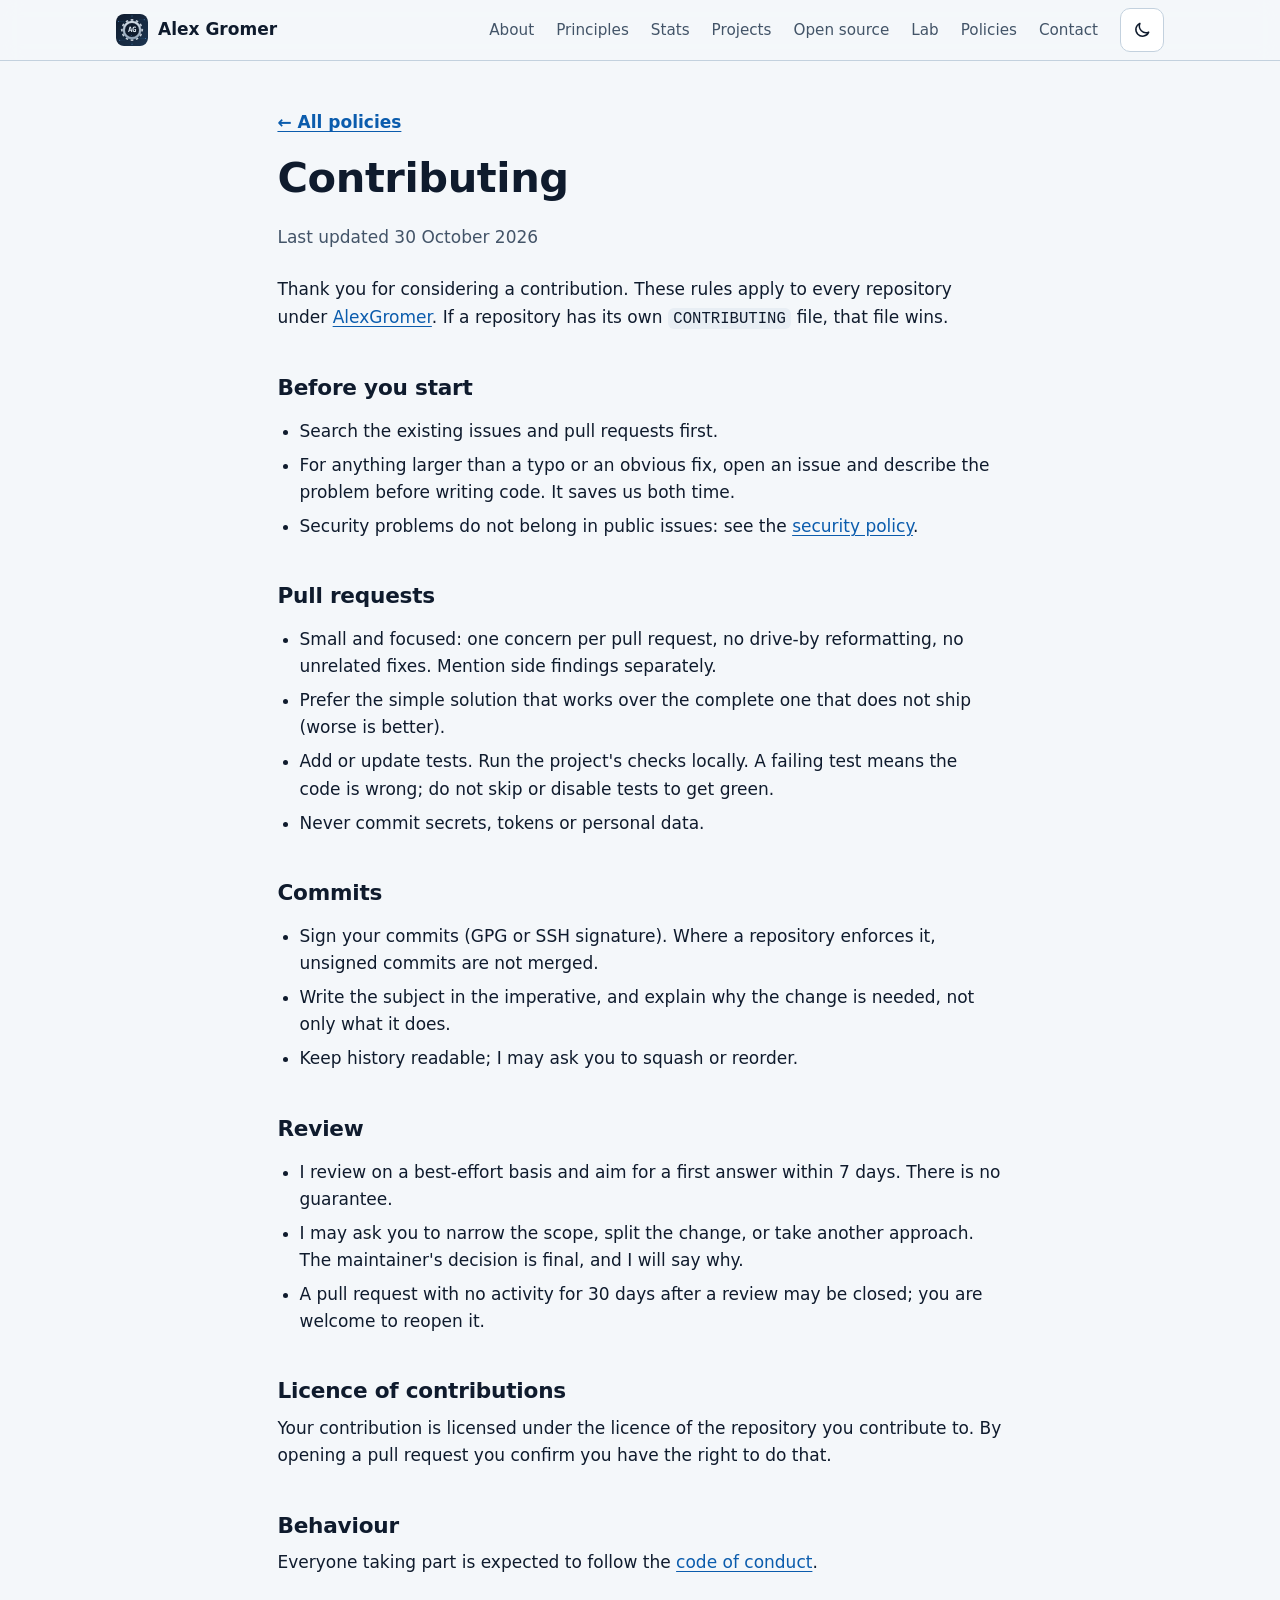
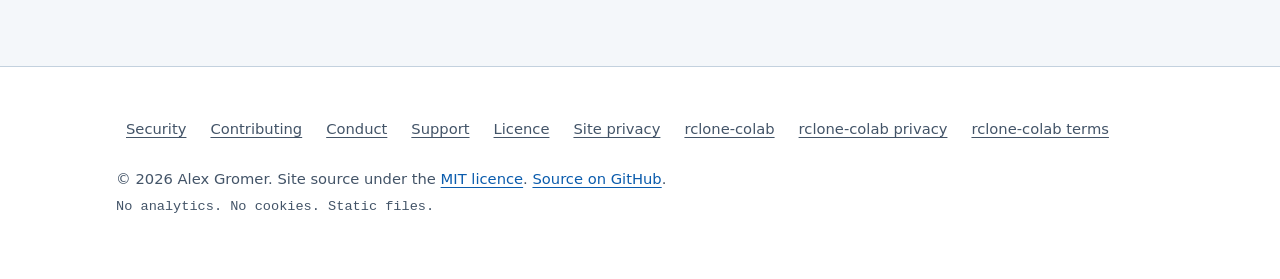
<file: contributing.html>
<!doctype html>
<html lang="en">
<head>
<meta http-equiv="Content-Security-Policy" content="default-src 'self'; img-src 'self' data:; base-uri 'none'; form-action 'none'">
<meta charset="utf-8">
<meta name="viewport" content="width=device-width, initial-scale=1">
<title>Contributing - Alex Gromer</title>
<meta name="description" content="How to contribute to Alex Gromer's repositories: issues, small focused pull requests, signed commits, tests and review expectations.">
<link rel="canonical" href="https://alexgromer.github.io/contributing.html">
<meta property="og:type" content="article">
<meta property="og:site_name" content="Alex Gromer">
<meta property="og:title" content="Contributing - Alex Gromer">
<meta property="og:description" content="How to contribute to Alex Gromer's repositories: issues, small focused pull requests, signed commits, tests and review expectations.">
<meta property="og:url" content="https://alexgromer.github.io/contributing.html">
<meta property="og:image" content="https://alexgromer.github.io/img/og.png">
<meta property="og:image:width" content="1200">
<meta property="og:image:height" content="630">
<meta property="og:image:alt" content="Alex Gromer: circuit traces and a gear on a dark blue background">
<meta name="twitter:card" content="summary_large_image">
<meta name="color-scheme" content="light dark">
<meta name="theme-color" content="#f4f7fa" media="(prefers-color-scheme: light)">
<meta name="theme-color" content="#0f1b2d" media="(prefers-color-scheme: dark)">
<link rel="icon" href="img/favicon.svg" type="image/svg+xml">
<link rel="stylesheet" href="css/site.css">
<script src="js/theme.js"></script>
<script src="js/site.js" defer></script>
</head>
<body>
<a class="skip" href="#main">Skip to content</a>
<header class="site-header">
  <div class="wrap">
    <a class="brand" href="index.html"><img src="img/favicon.svg" alt="" width="32" height="32"><span>Alex Gromer</span></a>
    <nav class="nav-wide" aria-label="Sections">
        <a href="index.html#about">About</a>
        <a href="index.html#principles">Principles</a>
        <a href="index.html#stats">Stats</a>
        <a href="index.html#projects">Projects</a>
        <a href="index.html#oss">Open source</a>
        <a href="index.html#lab">Lab</a>
        <a href="index.html#policies">Policies</a>
        <a href="index.html#contact">Contact</a>
    </nav>
    <details class="nav-narrow">
      <summary><svg width="18" height="18" viewBox="0 0 24 24" fill="none" stroke="currentColor" stroke-width="2" stroke-linecap="round" aria-hidden="true"><path d="M4 7h16M4 12h16M4 17h16"/></svg><span>Menu</span></summary>
      <nav class="menu" aria-label="Sections, menu">
          <a href="index.html#about">About</a>
          <a href="index.html#principles">Principles</a>
          <a href="index.html#stats">Stats</a>
          <a href="index.html#projects">Projects</a>
          <a href="index.html#oss">Open source</a>
          <a href="index.html#lab">Lab</a>
          <a href="index.html#policies">Policies</a>
          <a href="index.html#contact">Contact</a>
      </nav>
    </details>
    <button id="theme-toggle" class="theme-toggle" type="button" hidden aria-pressed="false" aria-label="Switch colour theme"><svg class="i-moon" viewBox="0 0 24 24" fill="none" stroke="currentColor" stroke-width="1.8" stroke-linecap="round" stroke-linejoin="round" aria-hidden="true"><path d="M20 14.500A8 8 0 0 1 9.500 4 8 8 0 1 0 20 14.500z"/></svg><svg class="i-sun" viewBox="0 0 24 24" fill="none" stroke="currentColor" stroke-width="1.8" stroke-linecap="round" stroke-linejoin="round" aria-hidden="true"><circle cx="12" cy="12" r="4"/><path d="M12 2v2M12 20v2M4.900 4.900l1.400 1.400M17.700 17.700l1.400 1.400M2 12h2M20 12h2M4.900 19.100l1.400-1.400M17.700 6.300l1.400-1.400"/></svg></button>
  </div>
</header>
<main id="main">
<article class="doc">
<a class="back" href="index.html#policies">&larr; All policies</a>
<h1>Contributing</h1>
<p class="updated">Last updated <time datetime="2026-10-30">30 October 2026</time></p>
<p>Thank you for considering a contribution. These rules apply to every repository under <a href="https://github.com/AlexGromer" rel="noopener">AlexGromer</a>. If a repository has its own <code>CONTRIBUTING</code> file, that file wins.</p>

<h2>Before you start</h2>
<ul>
  <li>Search the existing issues and pull requests first.</li>
  <li>For anything larger than a typo or an obvious fix, open an issue and describe the problem before writing code. It saves us both time.</li>
  <li>Security problems do not belong in public issues: see the <a href="security.html">security policy</a>.</li>
</ul>

<h2>Pull requests</h2>
<ul>
  <li>Small and focused: one concern per pull request, no drive-by reformatting, no unrelated fixes. Mention side findings separately.</li>
  <li>Prefer the simple solution that works over the complete one that does not ship (worse is better).</li>
  <li>Add or update tests. Run the project's checks locally. A failing test means the code is wrong; do not skip or disable tests to get green.</li>
  <li>Never commit secrets, tokens or personal data.</li>
</ul>

<h2>Commits</h2>
<ul>
  <li>Sign your commits (GPG or SSH signature). Where a repository enforces it, unsigned commits are not merged.</li>
  <li>Write the subject in the imperative, and explain why the change is needed, not only what it does.</li>
  <li>Keep history readable; I may ask you to squash or reorder.</li>
</ul>

<h2>Review</h2>
<ul>
  <li>I review on a best-effort basis and aim for a first answer within 7 days. There is no guarantee.</li>
  <li>I may ask you to narrow the scope, split the change, or take another approach. The maintainer's decision is final, and I will say why.</li>
  <li>A pull request with no activity for 30 days after a review may be closed; you are welcome to reopen it.</li>
</ul>

<h2>Licence of contributions</h2>
<p>Your contribution is licensed under the licence of the repository you contribute to. By opening a pull request you confirm you have the right to do that.</p>

<h2>Behaviour</h2>
<p>Everyone taking part is expected to follow the <a href="conduct.html">code of conduct</a>.</p>
</article>
</main>
<footer class="site-footer">
  <div class="wrap">
    <ul class="links">
      <li><a href="security.html">Security</a></li>
      <li><a href="contributing.html">Contributing</a></li>
      <li><a href="conduct.html">Conduct</a></li>
      <li><a href="support.html">Support</a></li>
      <li><a href="licence.html">Licence</a></li>
      <li><a href="privacy-site.html">Site privacy</a></li>
      <li><a href="rclone-colab.html">rclone-colab</a></li>
      <li><a href="privacy.html">rclone-colab privacy</a></li>
      <li><a href="terms.html">rclone-colab terms</a></li>
    </ul>
    <p>&copy; 2026 Alex Gromer. Site source under the <a href="licence.html">MIT licence</a>. <a href="https://github.com/AlexGromer/alexgromer.github.io" rel="noopener">Source on GitHub</a>.</p>
    <p class="note">No analytics. No cookies. Static files.</p>
  </div>
</footer>
</body>
</html>
</file>
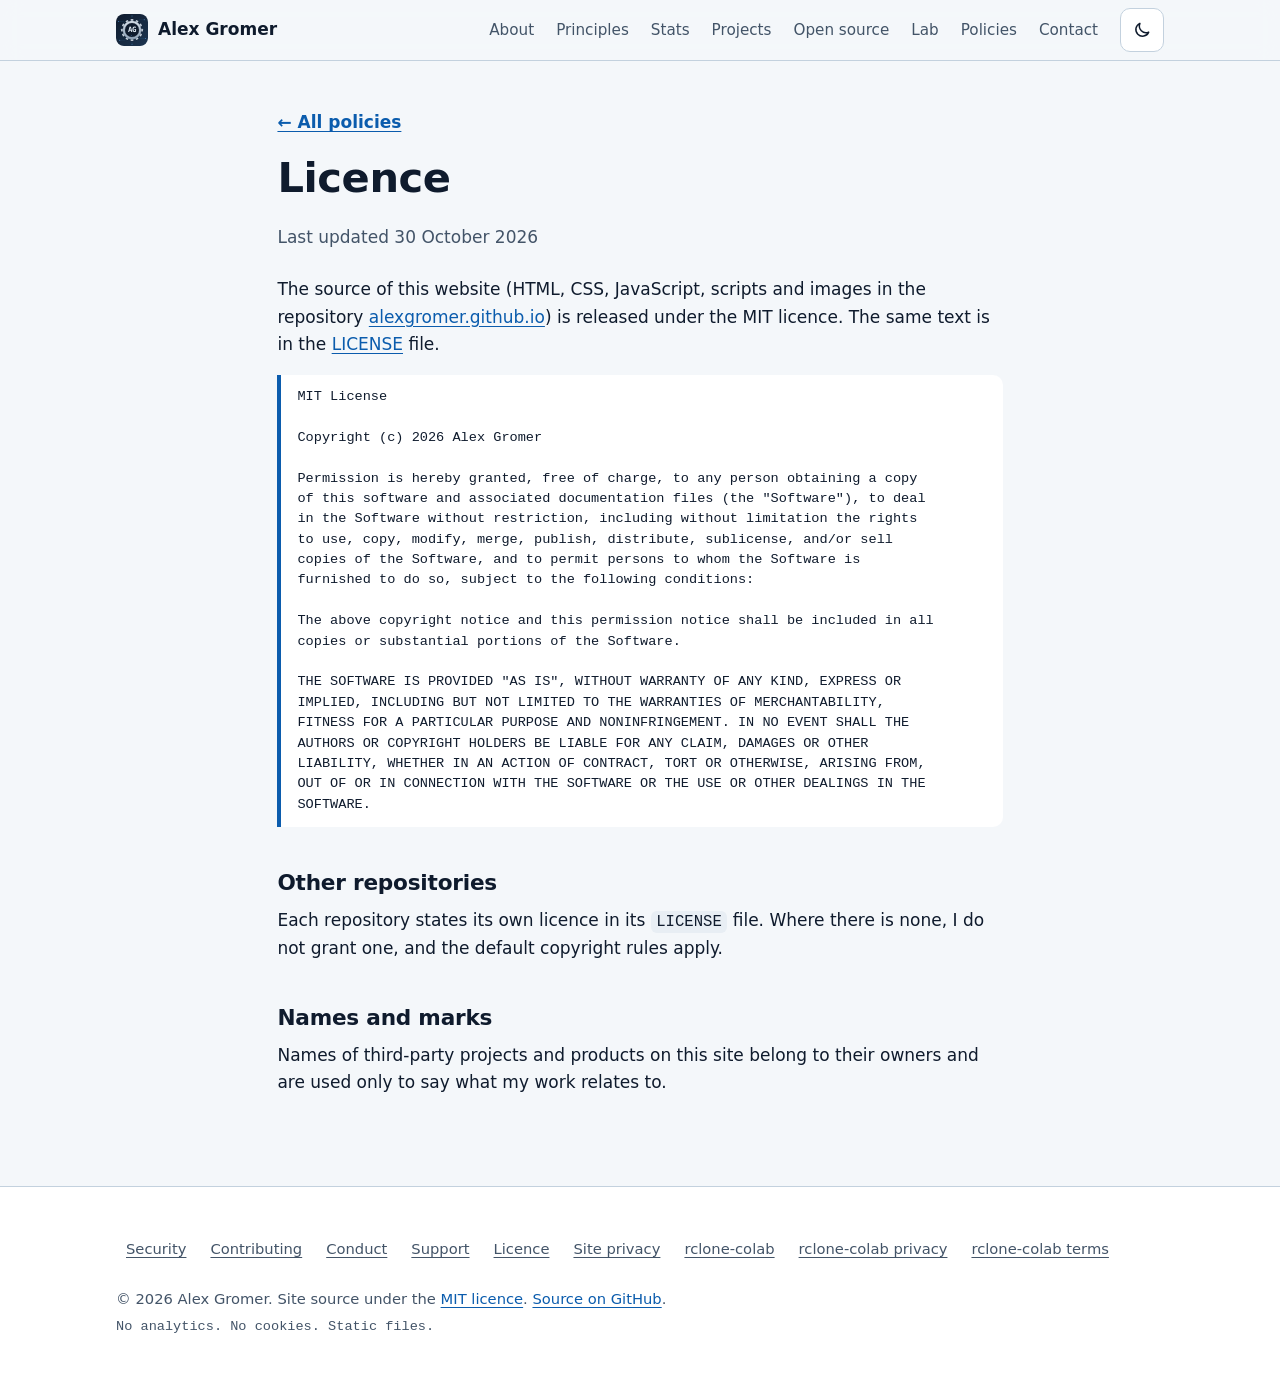
<file: licence.html>
<!doctype html>
<html lang="en">
<head>
<meta http-equiv="Content-Security-Policy" content="default-src 'self'; img-src 'self' data:; base-uri 'none'; form-action 'none'">
<meta charset="utf-8">
<meta name="viewport" content="width=device-width, initial-scale=1">
<title>Licence - Alex Gromer</title>
<meta name="description" content="The source of alexgromer.github.io is released under the MIT licence, copyright 2026 Alex Gromer.">
<link rel="canonical" href="https://alexgromer.github.io/licence.html">
<meta property="og:type" content="article">
<meta property="og:site_name" content="Alex Gromer">
<meta property="og:title" content="Licence - Alex Gromer">
<meta property="og:description" content="The source of alexgromer.github.io is released under the MIT licence, copyright 2026 Alex Gromer.">
<meta property="og:url" content="https://alexgromer.github.io/licence.html">
<meta property="og:image" content="https://alexgromer.github.io/img/og.png">
<meta property="og:image:width" content="1200">
<meta property="og:image:height" content="630">
<meta property="og:image:alt" content="Alex Gromer: circuit traces and a gear on a dark blue background">
<meta name="twitter:card" content="summary_large_image">
<meta name="color-scheme" content="light dark">
<meta name="theme-color" content="#f4f7fa" media="(prefers-color-scheme: light)">
<meta name="theme-color" content="#0f1b2d" media="(prefers-color-scheme: dark)">
<link rel="icon" href="img/favicon.svg" type="image/svg+xml">
<link rel="stylesheet" href="css/site.css">
<script src="js/theme.js"></script>
<script src="js/site.js" defer></script>
</head>
<body>
<a class="skip" href="#main">Skip to content</a>
<header class="site-header">
  <div class="wrap">
    <a class="brand" href="index.html"><img src="img/favicon.svg" alt="" width="32" height="32"><span>Alex Gromer</span></a>
    <nav class="nav-wide" aria-label="Sections">
        <a href="index.html#about">About</a>
        <a href="index.html#principles">Principles</a>
        <a href="index.html#stats">Stats</a>
        <a href="index.html#projects">Projects</a>
        <a href="index.html#oss">Open source</a>
        <a href="index.html#lab">Lab</a>
        <a href="index.html#policies">Policies</a>
        <a href="index.html#contact">Contact</a>
    </nav>
    <details class="nav-narrow">
      <summary><svg width="18" height="18" viewBox="0 0 24 24" fill="none" stroke="currentColor" stroke-width="2" stroke-linecap="round" aria-hidden="true"><path d="M4 7h16M4 12h16M4 17h16"/></svg><span>Menu</span></summary>
      <nav class="menu" aria-label="Sections, menu">
          <a href="index.html#about">About</a>
          <a href="index.html#principles">Principles</a>
          <a href="index.html#stats">Stats</a>
          <a href="index.html#projects">Projects</a>
          <a href="index.html#oss">Open source</a>
          <a href="index.html#lab">Lab</a>
          <a href="index.html#policies">Policies</a>
          <a href="index.html#contact">Contact</a>
      </nav>
    </details>
    <button id="theme-toggle" class="theme-toggle" type="button" hidden aria-pressed="false" aria-label="Switch colour theme"><svg class="i-moon" viewBox="0 0 24 24" fill="none" stroke="currentColor" stroke-width="1.8" stroke-linecap="round" stroke-linejoin="round" aria-hidden="true"><path d="M20 14.500A8 8 0 0 1 9.500 4 8 8 0 1 0 20 14.500z"/></svg><svg class="i-sun" viewBox="0 0 24 24" fill="none" stroke="currentColor" stroke-width="1.8" stroke-linecap="round" stroke-linejoin="round" aria-hidden="true"><circle cx="12" cy="12" r="4"/><path d="M12 2v2M12 20v2M4.900 4.900l1.400 1.400M17.700 17.700l1.400 1.400M2 12h2M20 12h2M4.900 19.100l1.400-1.400M17.700 6.300l1.400-1.400"/></svg></button>
  </div>
</header>
<main id="main">
<article class="doc">
<a class="back" href="index.html#policies">&larr; All policies</a>
<h1>Licence</h1>
<p class="updated">Last updated <time datetime="2026-10-30">30 October 2026</time></p>
<p>The source of this website (HTML, CSS, JavaScript, scripts and images in the repository <a href="https://github.com/AlexGromer/alexgromer.github.io" rel="noopener">alexgromer.github.io</a>) is released under the MIT licence. The same text is in the <a href="LICENSE">LICENSE</a> file.</p>

<pre class="callout" tabindex="0">MIT License

Copyright (c) 2026 Alex Gromer

Permission is hereby granted, free of charge, to any person obtaining a copy
of this software and associated documentation files (the "Software"), to deal
in the Software without restriction, including without limitation the rights
to use, copy, modify, merge, publish, distribute, sublicense, and/or sell
copies of the Software, and to permit persons to whom the Software is
furnished to do so, subject to the following conditions:

The above copyright notice and this permission notice shall be included in all
copies or substantial portions of the Software.

THE SOFTWARE IS PROVIDED "AS IS", WITHOUT WARRANTY OF ANY KIND, EXPRESS OR
IMPLIED, INCLUDING BUT NOT LIMITED TO THE WARRANTIES OF MERCHANTABILITY,
FITNESS FOR A PARTICULAR PURPOSE AND NONINFRINGEMENT. IN NO EVENT SHALL THE
AUTHORS OR COPYRIGHT HOLDERS BE LIABLE FOR ANY CLAIM, DAMAGES OR OTHER
LIABILITY, WHETHER IN AN ACTION OF CONTRACT, TORT OR OTHERWISE, ARISING FROM,
OUT OF OR IN CONNECTION WITH THE SOFTWARE OR THE USE OR OTHER DEALINGS IN THE
SOFTWARE.</pre>

<h2>Other repositories</h2>
<p>Each repository states its own licence in its <code>LICENSE</code> file. Where there is none, I do not grant one, and the default copyright rules apply.</p>

<h2>Names and marks</h2>
<p>Names of third-party projects and products on this site belong to their owners and are used only to say what my work relates to.</p>
</article>
</main>
<footer class="site-footer">
  <div class="wrap">
    <ul class="links">
      <li><a href="security.html">Security</a></li>
      <li><a href="contributing.html">Contributing</a></li>
      <li><a href="conduct.html">Conduct</a></li>
      <li><a href="support.html">Support</a></li>
      <li><a href="licence.html">Licence</a></li>
      <li><a href="privacy-site.html">Site privacy</a></li>
      <li><a href="rclone-colab.html">rclone-colab</a></li>
      <li><a href="privacy.html">rclone-colab privacy</a></li>
      <li><a href="terms.html">rclone-colab terms</a></li>
    </ul>
    <p>&copy; 2026 Alex Gromer. Site source under the <a href="licence.html">MIT licence</a>. <a href="https://github.com/AlexGromer/alexgromer.github.io" rel="noopener">Source on GitHub</a>.</p>
    <p class="note">No analytics. No cookies. Static files.</p>
  </div>
</footer>
</body>
</html>
</file>
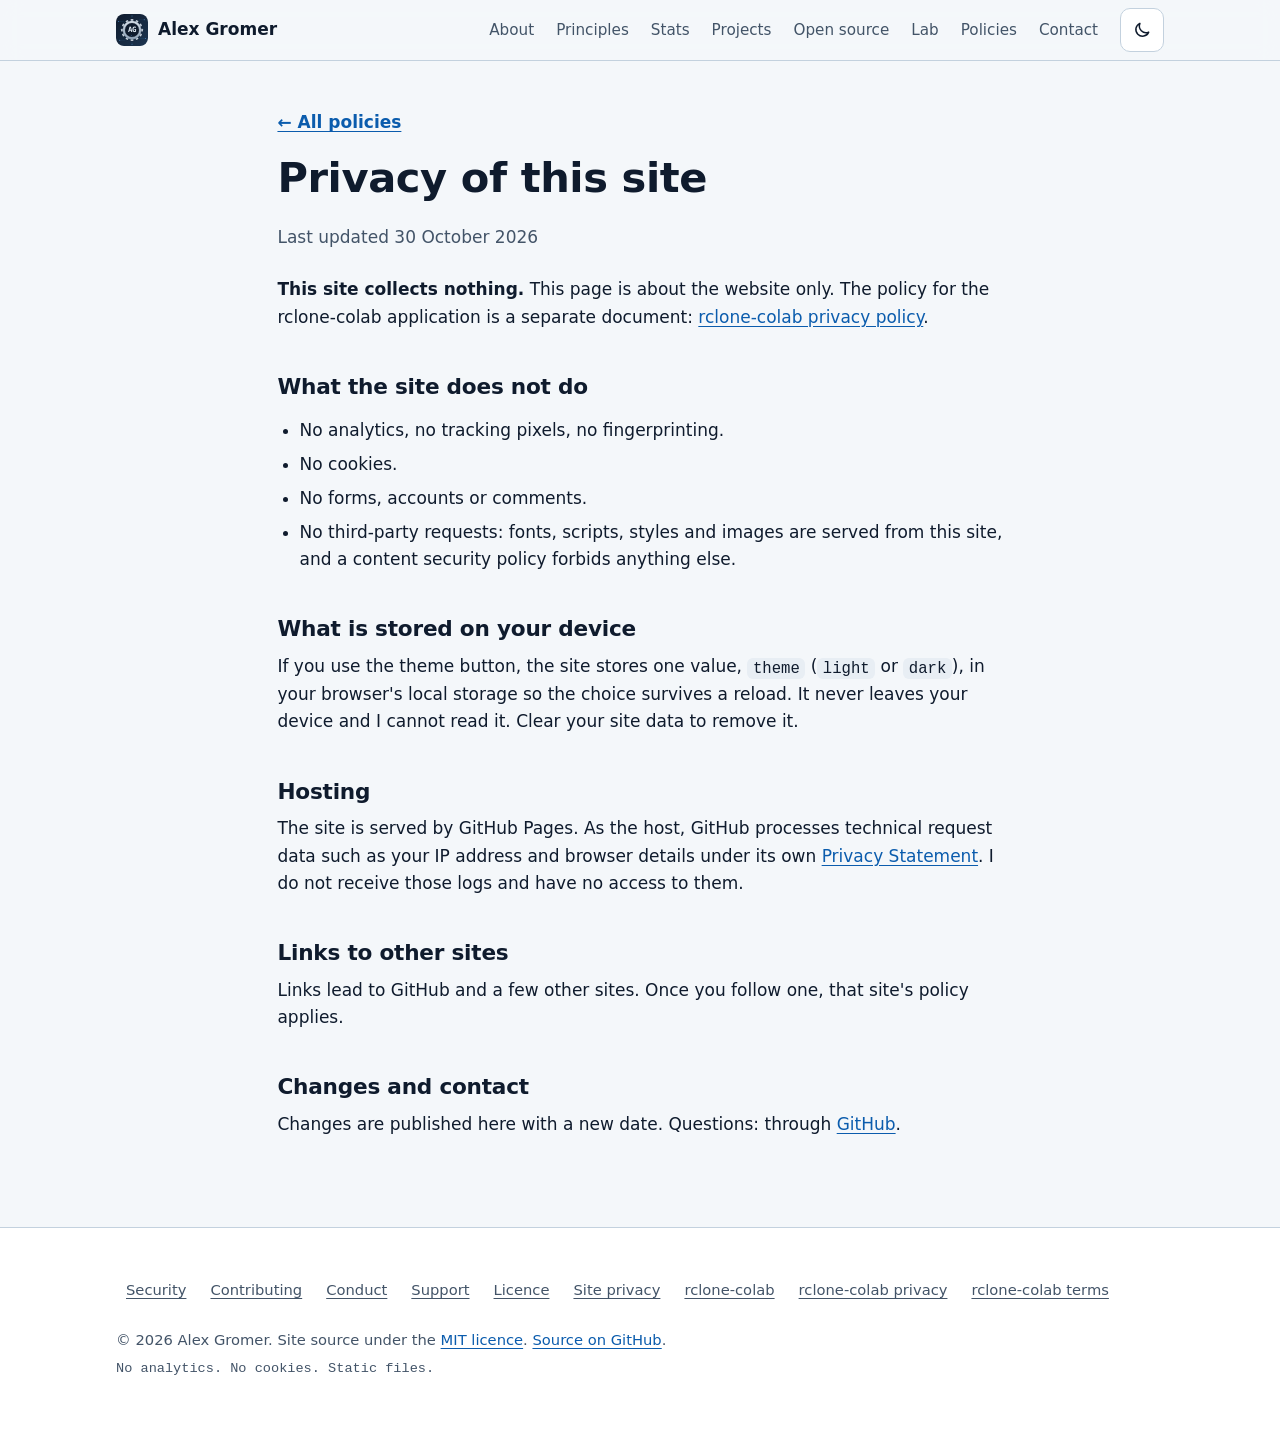
<file: privacy-site.html>
<!doctype html>
<html lang="en">
<head>
<meta http-equiv="Content-Security-Policy" content="default-src 'self'; img-src 'self' data:; base-uri 'none'; form-action 'none'">
<meta charset="utf-8">
<meta name="viewport" content="width=device-width, initial-scale=1">
<title>Privacy of this site - Alex Gromer</title>
<meta name="description" content="alexgromer.github.io collects nothing: no analytics, no cookies, no third-party requests. The only stored value is your theme choice, on your device.">
<link rel="canonical" href="https://alexgromer.github.io/privacy-site.html">
<meta property="og:type" content="article">
<meta property="og:site_name" content="Alex Gromer">
<meta property="og:title" content="Privacy of this site - Alex Gromer">
<meta property="og:description" content="alexgromer.github.io collects nothing: no analytics, no cookies, no third-party requests. The only stored value is your theme choice, on your device.">
<meta property="og:url" content="https://alexgromer.github.io/privacy-site.html">
<meta property="og:image" content="https://alexgromer.github.io/img/og.png">
<meta property="og:image:width" content="1200">
<meta property="og:image:height" content="630">
<meta property="og:image:alt" content="Alex Gromer: circuit traces and a gear on a dark blue background">
<meta name="twitter:card" content="summary_large_image">
<meta name="color-scheme" content="light dark">
<meta name="theme-color" content="#f4f7fa" media="(prefers-color-scheme: light)">
<meta name="theme-color" content="#0f1b2d" media="(prefers-color-scheme: dark)">
<link rel="icon" href="img/favicon.svg" type="image/svg+xml">
<link rel="stylesheet" href="css/site.css">
<script src="js/theme.js"></script>
<script src="js/site.js" defer></script>
</head>
<body>
<a class="skip" href="#main">Skip to content</a>
<header class="site-header">
  <div class="wrap">
    <a class="brand" href="index.html"><img src="img/favicon.svg" alt="" width="32" height="32"><span>Alex Gromer</span></a>
    <nav class="nav-wide" aria-label="Sections">
        <a href="index.html#about">About</a>
        <a href="index.html#principles">Principles</a>
        <a href="index.html#stats">Stats</a>
        <a href="index.html#projects">Projects</a>
        <a href="index.html#oss">Open source</a>
        <a href="index.html#lab">Lab</a>
        <a href="index.html#policies">Policies</a>
        <a href="index.html#contact">Contact</a>
    </nav>
    <details class="nav-narrow">
      <summary><svg width="18" height="18" viewBox="0 0 24 24" fill="none" stroke="currentColor" stroke-width="2" stroke-linecap="round" aria-hidden="true"><path d="M4 7h16M4 12h16M4 17h16"/></svg><span>Menu</span></summary>
      <nav class="menu" aria-label="Sections, menu">
          <a href="index.html#about">About</a>
          <a href="index.html#principles">Principles</a>
          <a href="index.html#stats">Stats</a>
          <a href="index.html#projects">Projects</a>
          <a href="index.html#oss">Open source</a>
          <a href="index.html#lab">Lab</a>
          <a href="index.html#policies">Policies</a>
          <a href="index.html#contact">Contact</a>
      </nav>
    </details>
    <button id="theme-toggle" class="theme-toggle" type="button" hidden aria-pressed="false" aria-label="Switch colour theme"><svg class="i-moon" viewBox="0 0 24 24" fill="none" stroke="currentColor" stroke-width="1.8" stroke-linecap="round" stroke-linejoin="round" aria-hidden="true"><path d="M20 14.500A8 8 0 0 1 9.500 4 8 8 0 1 0 20 14.500z"/></svg><svg class="i-sun" viewBox="0 0 24 24" fill="none" stroke="currentColor" stroke-width="1.8" stroke-linecap="round" stroke-linejoin="round" aria-hidden="true"><circle cx="12" cy="12" r="4"/><path d="M12 2v2M12 20v2M4.900 4.900l1.400 1.400M17.700 17.700l1.400 1.400M2 12h2M20 12h2M4.900 19.100l1.400-1.400M17.700 6.300l1.400-1.400"/></svg></button>
  </div>
</header>
<main id="main">
<article class="doc">
<a class="back" href="index.html#policies">&larr; All policies</a>
<h1>Privacy of this site</h1>
<p class="updated">Last updated <time datetime="2026-10-30">30 October 2026</time></p>
<p><strong>This site collects nothing.</strong> This page is about the website only. The policy for the rclone-colab application is a separate document: <a href="privacy.html">rclone-colab privacy policy</a>.</p>

<h2>What the site does not do</h2>
<ul>
  <li>No analytics, no tracking pixels, no fingerprinting.</li>
  <li>No cookies.</li>
  <li>No forms, accounts or comments.</li>
  <li>No third-party requests: fonts, scripts, styles and images are served from this site, and a content security policy forbids anything else.</li>
</ul>

<h2>What is stored on your device</h2>
<p>If you use the theme button, the site stores one value, <code>theme</code> (<code>light</code> or <code>dark</code>), in your browser's local storage so the choice survives a reload. It never leaves your device and I cannot read it. Clear your site data to remove it.</p>

<h2>Hosting</h2>
<p>The site is served by GitHub Pages. As the host, GitHub processes technical request data such as your IP address and browser details under its own <a href="https://docs.github.com/en/site-policy/privacy-policies/github-general-privacy-statement" rel="noopener">Privacy Statement</a>. I do not receive those logs and have no access to them.</p>

<h2>Links to other sites</h2>
<p>Links lead to GitHub and a few other sites. Once you follow one, that site's policy applies.</p>

<h2>Changes and contact</h2>
<p>Changes are published here with a new date. Questions: through <a href="https://github.com/AlexGromer" rel="noopener">GitHub</a>.</p>
</article>
</main>
<footer class="site-footer">
  <div class="wrap">
    <ul class="links">
      <li><a href="security.html">Security</a></li>
      <li><a href="contributing.html">Contributing</a></li>
      <li><a href="conduct.html">Conduct</a></li>
      <li><a href="support.html">Support</a></li>
      <li><a href="licence.html">Licence</a></li>
      <li><a href="privacy-site.html">Site privacy</a></li>
      <li><a href="rclone-colab.html">rclone-colab</a></li>
      <li><a href="privacy.html">rclone-colab privacy</a></li>
      <li><a href="terms.html">rclone-colab terms</a></li>
    </ul>
    <p>&copy; 2026 Alex Gromer. Site source under the <a href="licence.html">MIT licence</a>. <a href="https://github.com/AlexGromer/alexgromer.github.io" rel="noopener">Source on GitHub</a>.</p>
    <p class="note">No analytics. No cookies. Static files.</p>
  </div>
</footer>
</body>
</html>
</file>
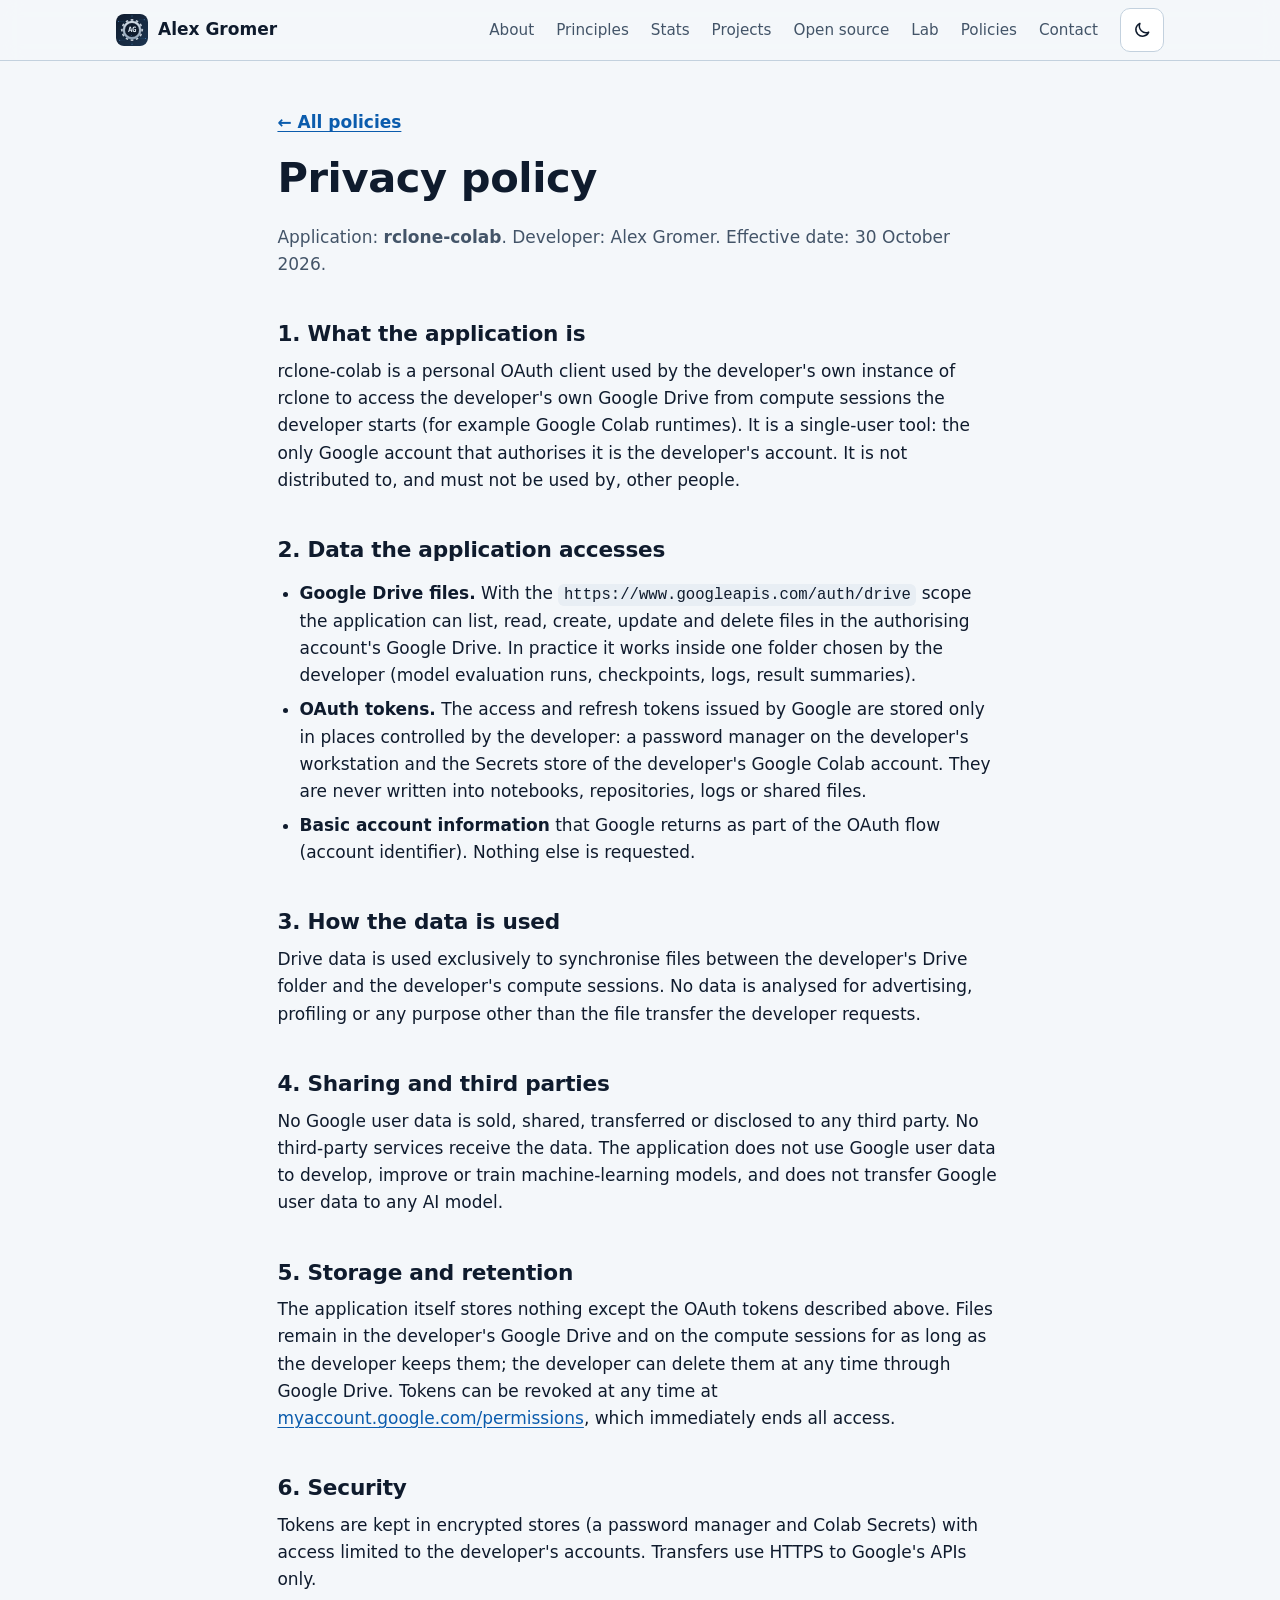
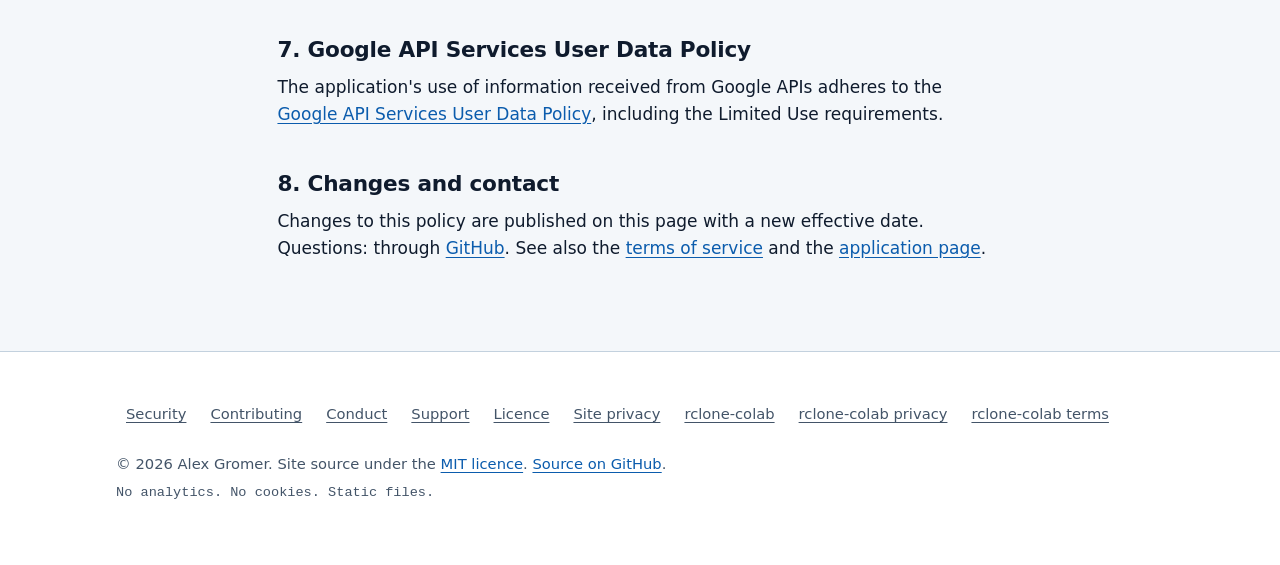
<file: privacy.html>
<!doctype html>
<html lang="en">
<head>
<meta http-equiv="Content-Security-Policy" content="default-src 'self'; img-src 'self' data:; base-uri 'none'; form-action 'none'">
<meta charset="utf-8">
<meta name="viewport" content="width=device-width, initial-scale=1">
<title>Privacy policy — rclone-colab</title>
<meta name="description" content="Privacy policy of the rclone-colab application by Alex Gromer.">
<link rel="canonical" href="https://alexgromer.github.io/privacy.html">
<meta property="og:type" content="article">
<meta property="og:site_name" content="Alex Gromer">
<meta property="og:title" content="Privacy policy — rclone-colab">
<meta property="og:description" content="Privacy policy of the rclone-colab application by Alex Gromer.">
<meta property="og:url" content="https://alexgromer.github.io/privacy.html">
<meta property="og:image" content="https://alexgromer.github.io/img/og.png">
<meta property="og:image:width" content="1200">
<meta property="og:image:height" content="630">
<meta property="og:image:alt" content="Alex Gromer: circuit traces and a gear on a dark blue background">
<meta name="twitter:card" content="summary_large_image">
<meta name="color-scheme" content="light dark">
<meta name="theme-color" content="#f4f7fa" media="(prefers-color-scheme: light)">
<meta name="theme-color" content="#0f1b2d" media="(prefers-color-scheme: dark)">
<link rel="icon" href="img/favicon.svg" type="image/svg+xml">
<link rel="stylesheet" href="css/site.css">
<script src="js/theme.js"></script>
<script src="js/site.js" defer></script>
</head>
<body>
<a class="skip" href="#main">Skip to content</a>
<header class="site-header">
  <div class="wrap">
    <a class="brand" href="index.html"><img src="img/favicon.svg" alt="" width="32" height="32"><span>Alex Gromer</span></a>
    <nav class="nav-wide" aria-label="Sections">
        <a href="index.html#about">About</a>
        <a href="index.html#principles">Principles</a>
        <a href="index.html#stats">Stats</a>
        <a href="index.html#projects">Projects</a>
        <a href="index.html#oss">Open source</a>
        <a href="index.html#lab">Lab</a>
        <a href="index.html#policies">Policies</a>
        <a href="index.html#contact">Contact</a>
    </nav>
    <details class="nav-narrow">
      <summary><svg width="18" height="18" viewBox="0 0 24 24" fill="none" stroke="currentColor" stroke-width="2" stroke-linecap="round" aria-hidden="true"><path d="M4 7h16M4 12h16M4 17h16"/></svg><span>Menu</span></summary>
      <nav class="menu" aria-label="Sections, menu">
          <a href="index.html#about">About</a>
          <a href="index.html#principles">Principles</a>
          <a href="index.html#stats">Stats</a>
          <a href="index.html#projects">Projects</a>
          <a href="index.html#oss">Open source</a>
          <a href="index.html#lab">Lab</a>
          <a href="index.html#policies">Policies</a>
          <a href="index.html#contact">Contact</a>
      </nav>
    </details>
    <button id="theme-toggle" class="theme-toggle" type="button" hidden aria-pressed="false" aria-label="Switch colour theme"><svg class="i-moon" viewBox="0 0 24 24" fill="none" stroke="currentColor" stroke-width="1.8" stroke-linecap="round" stroke-linejoin="round" aria-hidden="true"><path d="M20 14.500A8 8 0 0 1 9.500 4 8 8 0 1 0 20 14.500z"/></svg><svg class="i-sun" viewBox="0 0 24 24" fill="none" stroke="currentColor" stroke-width="1.8" stroke-linecap="round" stroke-linejoin="round" aria-hidden="true"><circle cx="12" cy="12" r="4"/><path d="M12 2v2M12 20v2M4.900 4.900l1.400 1.400M17.700 17.700l1.400 1.400M2 12h2M20 12h2M4.900 19.100l1.400-1.400M17.700 6.300l1.400-1.400"/></svg></button>
  </div>
</header>
<main id="main">
<article class="doc">
<a class="back" href="index.html#policies">&larr; All policies</a>
<h1>Privacy policy</h1>
<p class="updated">Application: <strong>rclone-colab</strong>. Developer: Alex Gromer. Effective date: 30 October 2026.</p>

<h2>1. What the application is</h2>
<p>rclone-colab is a personal OAuth client used by the developer's own instance of rclone to access the developer's own Google Drive
from compute sessions the developer starts (for example Google Colab runtimes). It is a single-user tool: the only Google account
that authorises it is the developer's account. It is not distributed to, and must not be used by, other people.</p>

<h2>2. Data the application accesses</h2>
<ul>
  <li><strong>Google Drive files.</strong> With the <code>https://www.googleapis.com/auth/drive</code> scope the application can list,
  read, create, update and delete files in the authorising account's Google Drive. In practice it works inside one folder chosen by the
  developer (model evaluation runs, checkpoints, logs, result summaries).</li>
  <li><strong>OAuth tokens.</strong> The access and refresh tokens issued by Google are stored only in places controlled by the developer:
  a password manager on the developer's workstation and the Secrets store of the developer's Google Colab account. They are never written
  into notebooks, repositories, logs or shared files.</li>
  <li><strong>Basic account information</strong> that Google returns as part of the OAuth flow (account identifier). Nothing else is requested.</li>
</ul>

<h2>3. How the data is used</h2>
<p>Drive data is used exclusively to synchronise files between the developer's Drive folder and the developer's compute sessions.
No data is analysed for advertising, profiling or any purpose other than the file transfer the developer requests.</p>

<h2>4. Sharing and third parties</h2>
<p>No Google user data is sold, shared, transferred or disclosed to any third party. No third-party services receive the data.
The application does not use Google user data to develop, improve or train machine-learning models, and does not transfer
Google user data to any AI model.</p>

<h2>5. Storage and retention</h2>
<p>The application itself stores nothing except the OAuth tokens described above. Files remain in the developer's Google Drive and on the
compute sessions for as long as the developer keeps them; the developer can delete them at any time through Google Drive.
Tokens can be revoked at any time at <a href="https://myaccount.google.com/permissions" rel="noopener">myaccount.google.com/permissions</a>,
which immediately ends all access.</p>

<h2>6. Security</h2>
<p>Tokens are kept in encrypted stores (a password manager and Colab Secrets) with access limited to the developer's accounts. Transfers
use HTTPS to Google's APIs only.</p>

<h2>7. Google API Services User Data Policy</h2>
<p>The application's use of information received from Google APIs adheres to the
<a href="https://developers.google.com/terms/api-services-user-data-policy" rel="noopener">Google API Services User Data Policy</a>,
including the Limited Use requirements.</p>

<h2>8. Changes and contact</h2>
<p>Changes to this policy are published on this page with a new effective date. Questions: through
<a href="https://github.com/AlexGromer" rel="noopener">GitHub</a>. See also the <a href="terms.html">terms of service</a> and the
<a href="rclone-colab.html">application page</a>.</p>
</article>
</main>
<footer class="site-footer">
  <div class="wrap">
    <ul class="links">
      <li><a href="security.html">Security</a></li>
      <li><a href="contributing.html">Contributing</a></li>
      <li><a href="conduct.html">Conduct</a></li>
      <li><a href="support.html">Support</a></li>
      <li><a href="licence.html">Licence</a></li>
      <li><a href="privacy-site.html">Site privacy</a></li>
      <li><a href="rclone-colab.html">rclone-colab</a></li>
      <li><a href="privacy.html">rclone-colab privacy</a></li>
      <li><a href="terms.html">rclone-colab terms</a></li>
    </ul>
    <p>&copy; 2026 Alex Gromer. Site source under the <a href="licence.html">MIT licence</a>. <a href="https://github.com/AlexGromer/alexgromer.github.io" rel="noopener">Source on GitHub</a>.</p>
    <p class="note">No analytics. No cookies. Static files.</p>
  </div>
</footer>
</body>
</html>
</file>
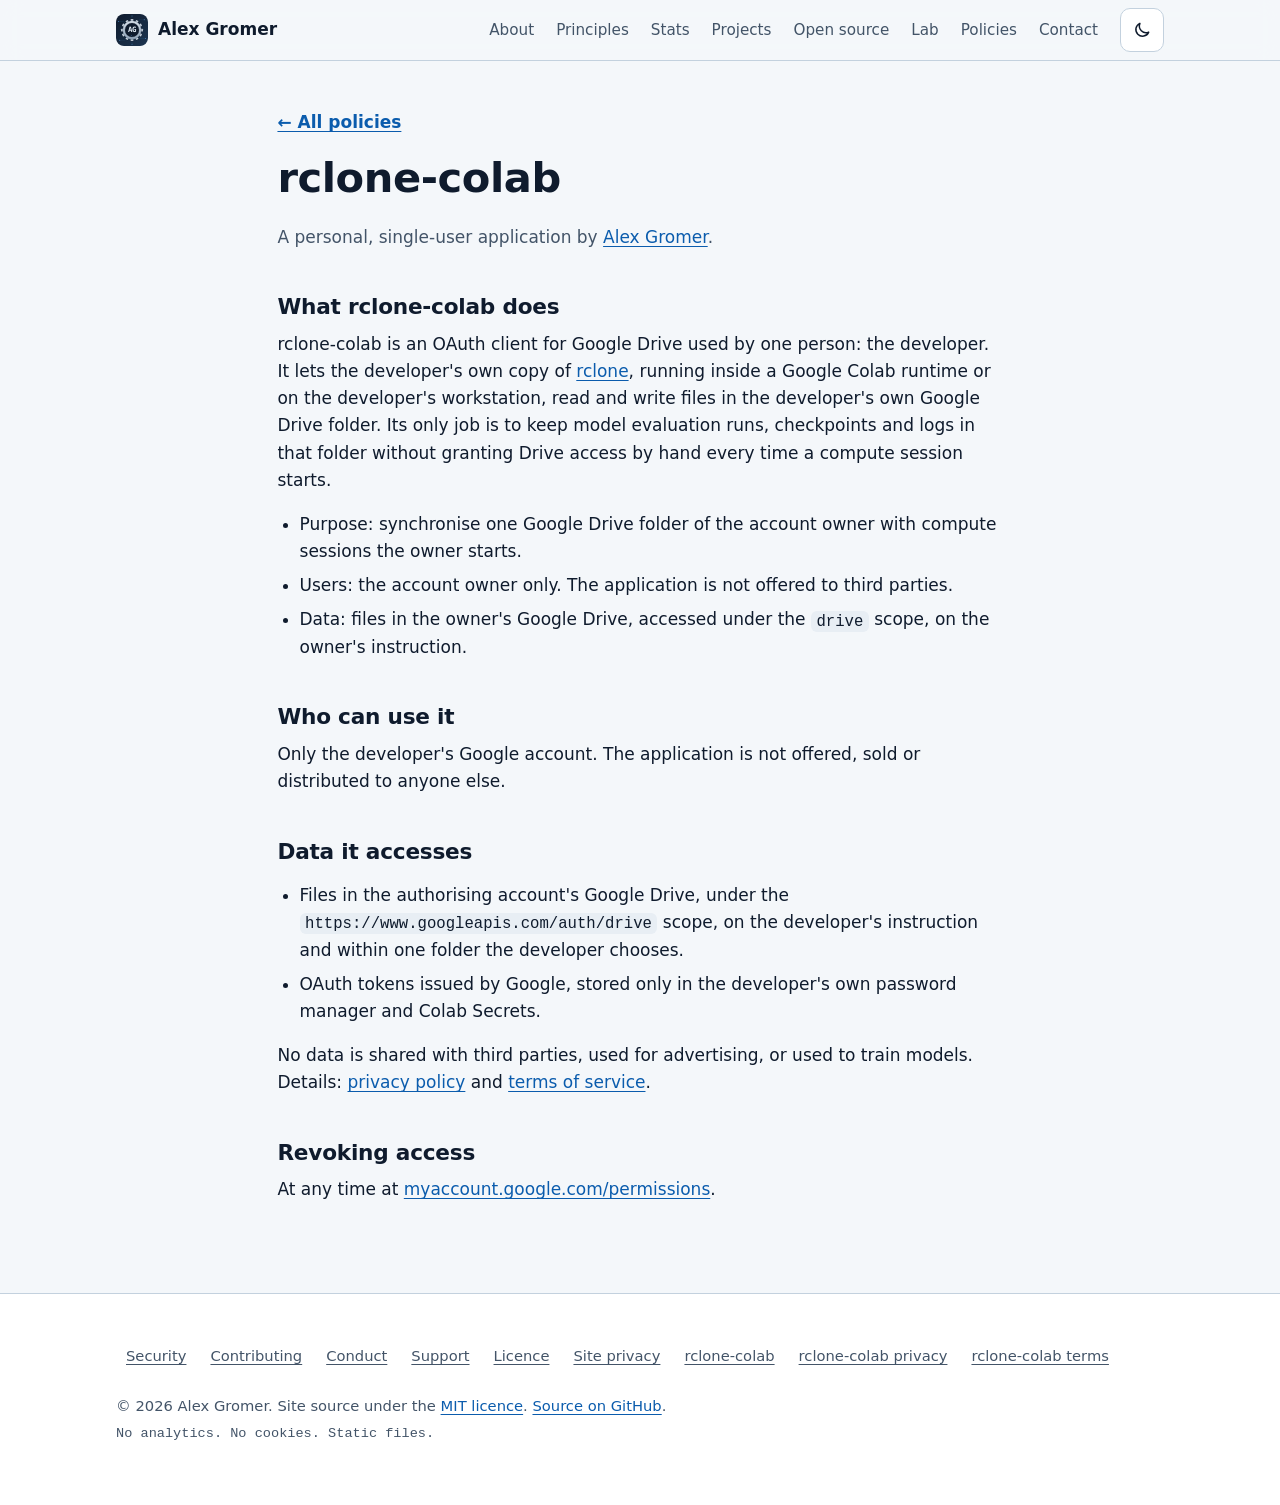
<file: rclone-colab.html>
<!doctype html>
<html lang="en">
<head>
<meta http-equiv="Content-Security-Policy" content="default-src 'self'; img-src 'self' data:; base-uri 'none'; form-action 'none'">
<meta charset="utf-8">
<meta name="viewport" content="width=device-width, initial-scale=1">
<title>rclone-colab</title>
<meta name="description" content="rclone-colab: a personal OAuth application by Alex Gromer that lets the owner's rclone synchronise one Google Drive folder with compute sessions the owner starts.">
<link rel="canonical" href="https://alexgromer.github.io/rclone-colab.html">
<meta property="og:type" content="article">
<meta property="og:site_name" content="Alex Gromer">
<meta property="og:title" content="rclone-colab">
<meta property="og:description" content="rclone-colab: a personal OAuth application by Alex Gromer that lets the owner's rclone synchronise one Google Drive folder with compute sessions the owner starts.">
<meta property="og:url" content="https://alexgromer.github.io/rclone-colab.html">
<meta property="og:image" content="https://alexgromer.github.io/img/og.png">
<meta property="og:image:width" content="1200">
<meta property="og:image:height" content="630">
<meta property="og:image:alt" content="Alex Gromer: circuit traces and a gear on a dark blue background">
<meta name="twitter:card" content="summary_large_image">
<meta name="color-scheme" content="light dark">
<meta name="theme-color" content="#f4f7fa" media="(prefers-color-scheme: light)">
<meta name="theme-color" content="#0f1b2d" media="(prefers-color-scheme: dark)">
<link rel="icon" href="img/favicon.svg" type="image/svg+xml">
<link rel="stylesheet" href="css/site.css">
<script src="js/theme.js"></script>
<script src="js/site.js" defer></script>
</head>
<body>
<a class="skip" href="#main">Skip to content</a>
<header class="site-header">
  <div class="wrap">
    <a class="brand" href="index.html"><img src="img/favicon.svg" alt="" width="32" height="32"><span>Alex Gromer</span></a>
    <nav class="nav-wide" aria-label="Sections">
        <a href="index.html#about">About</a>
        <a href="index.html#principles">Principles</a>
        <a href="index.html#stats">Stats</a>
        <a href="index.html#projects">Projects</a>
        <a href="index.html#oss">Open source</a>
        <a href="index.html#lab">Lab</a>
        <a href="index.html#policies">Policies</a>
        <a href="index.html#contact">Contact</a>
    </nav>
    <details class="nav-narrow">
      <summary><svg width="18" height="18" viewBox="0 0 24 24" fill="none" stroke="currentColor" stroke-width="2" stroke-linecap="round" aria-hidden="true"><path d="M4 7h16M4 12h16M4 17h16"/></svg><span>Menu</span></summary>
      <nav class="menu" aria-label="Sections, menu">
          <a href="index.html#about">About</a>
          <a href="index.html#principles">Principles</a>
          <a href="index.html#stats">Stats</a>
          <a href="index.html#projects">Projects</a>
          <a href="index.html#oss">Open source</a>
          <a href="index.html#lab">Lab</a>
          <a href="index.html#policies">Policies</a>
          <a href="index.html#contact">Contact</a>
      </nav>
    </details>
    <button id="theme-toggle" class="theme-toggle" type="button" hidden aria-pressed="false" aria-label="Switch colour theme"><svg class="i-moon" viewBox="0 0 24 24" fill="none" stroke="currentColor" stroke-width="1.8" stroke-linecap="round" stroke-linejoin="round" aria-hidden="true"><path d="M20 14.500A8 8 0 0 1 9.500 4 8 8 0 1 0 20 14.500z"/></svg><svg class="i-sun" viewBox="0 0 24 24" fill="none" stroke="currentColor" stroke-width="1.8" stroke-linecap="round" stroke-linejoin="round" aria-hidden="true"><circle cx="12" cy="12" r="4"/><path d="M12 2v2M12 20v2M4.900 4.900l1.400 1.400M17.700 17.700l1.400 1.400M2 12h2M20 12h2M4.900 19.100l1.400-1.400M17.700 6.300l1.400-1.400"/></svg></button>
  </div>
</header>
<main id="main">
<article class="doc">
<a class="back" href="index.html#policies">&larr; All policies</a>
<h1>rclone-colab</h1>
<p class="updated">A personal, single-user application by <a href="index.html">Alex Gromer</a>.</p>

<h2>What rclone-colab does</h2>
<p>rclone-colab is an OAuth client for Google Drive used by one person: the developer. It lets the developer's own copy of
<a href="https://rclone.org/" rel="noopener">rclone</a>, running inside a Google Colab runtime or on the developer's workstation, read and
write files in the developer's own Google Drive folder. Its only job is to keep model evaluation runs, checkpoints and logs
in that folder without granting Drive access by hand every time a compute session starts.</p>
<ul>
  <li>Purpose: synchronise one Google Drive folder of the account owner with compute sessions the owner starts.</li>
  <li>Users: the account owner only. The application is not offered to third parties.</li>
  <li>Data: files in the owner's Google Drive, accessed under the <code>drive</code> scope, on the owner's instruction.</li>
</ul>

<h2>Who can use it</h2>
<p>Only the developer's Google account. The application is not offered, sold or distributed to anyone else.</p>

<h2>Data it accesses</h2>
<ul>
  <li>Files in the authorising account's Google Drive, under the <code>https://www.googleapis.com/auth/drive</code> scope,
  on the developer's instruction and within one folder the developer chooses.</li>
  <li>OAuth tokens issued by Google, stored only in the developer's own password manager and Colab Secrets.</li>
</ul>
<p>No data is shared with third parties, used for advertising, or used to train models.
Details: <a href="privacy.html">privacy policy</a> and <a href="terms.html">terms of service</a>.</p>

<h2>Revoking access</h2>
<p>At any time at <a href="https://myaccount.google.com/permissions" rel="noopener">myaccount.google.com/permissions</a>.</p>
</article>
</main>
<footer class="site-footer">
  <div class="wrap">
    <ul class="links">
      <li><a href="security.html">Security</a></li>
      <li><a href="contributing.html">Contributing</a></li>
      <li><a href="conduct.html">Conduct</a></li>
      <li><a href="support.html">Support</a></li>
      <li><a href="licence.html">Licence</a></li>
      <li><a href="privacy-site.html">Site privacy</a></li>
      <li><a href="rclone-colab.html">rclone-colab</a></li>
      <li><a href="privacy.html">rclone-colab privacy</a></li>
      <li><a href="terms.html">rclone-colab terms</a></li>
    </ul>
    <p>&copy; 2026 Alex Gromer. Site source under the <a href="licence.html">MIT licence</a>. <a href="https://github.com/AlexGromer/alexgromer.github.io" rel="noopener">Source on GitHub</a>.</p>
    <p class="note">No analytics. No cookies. Static files.</p>
  </div>
</footer>
</body>
</html>
</file>
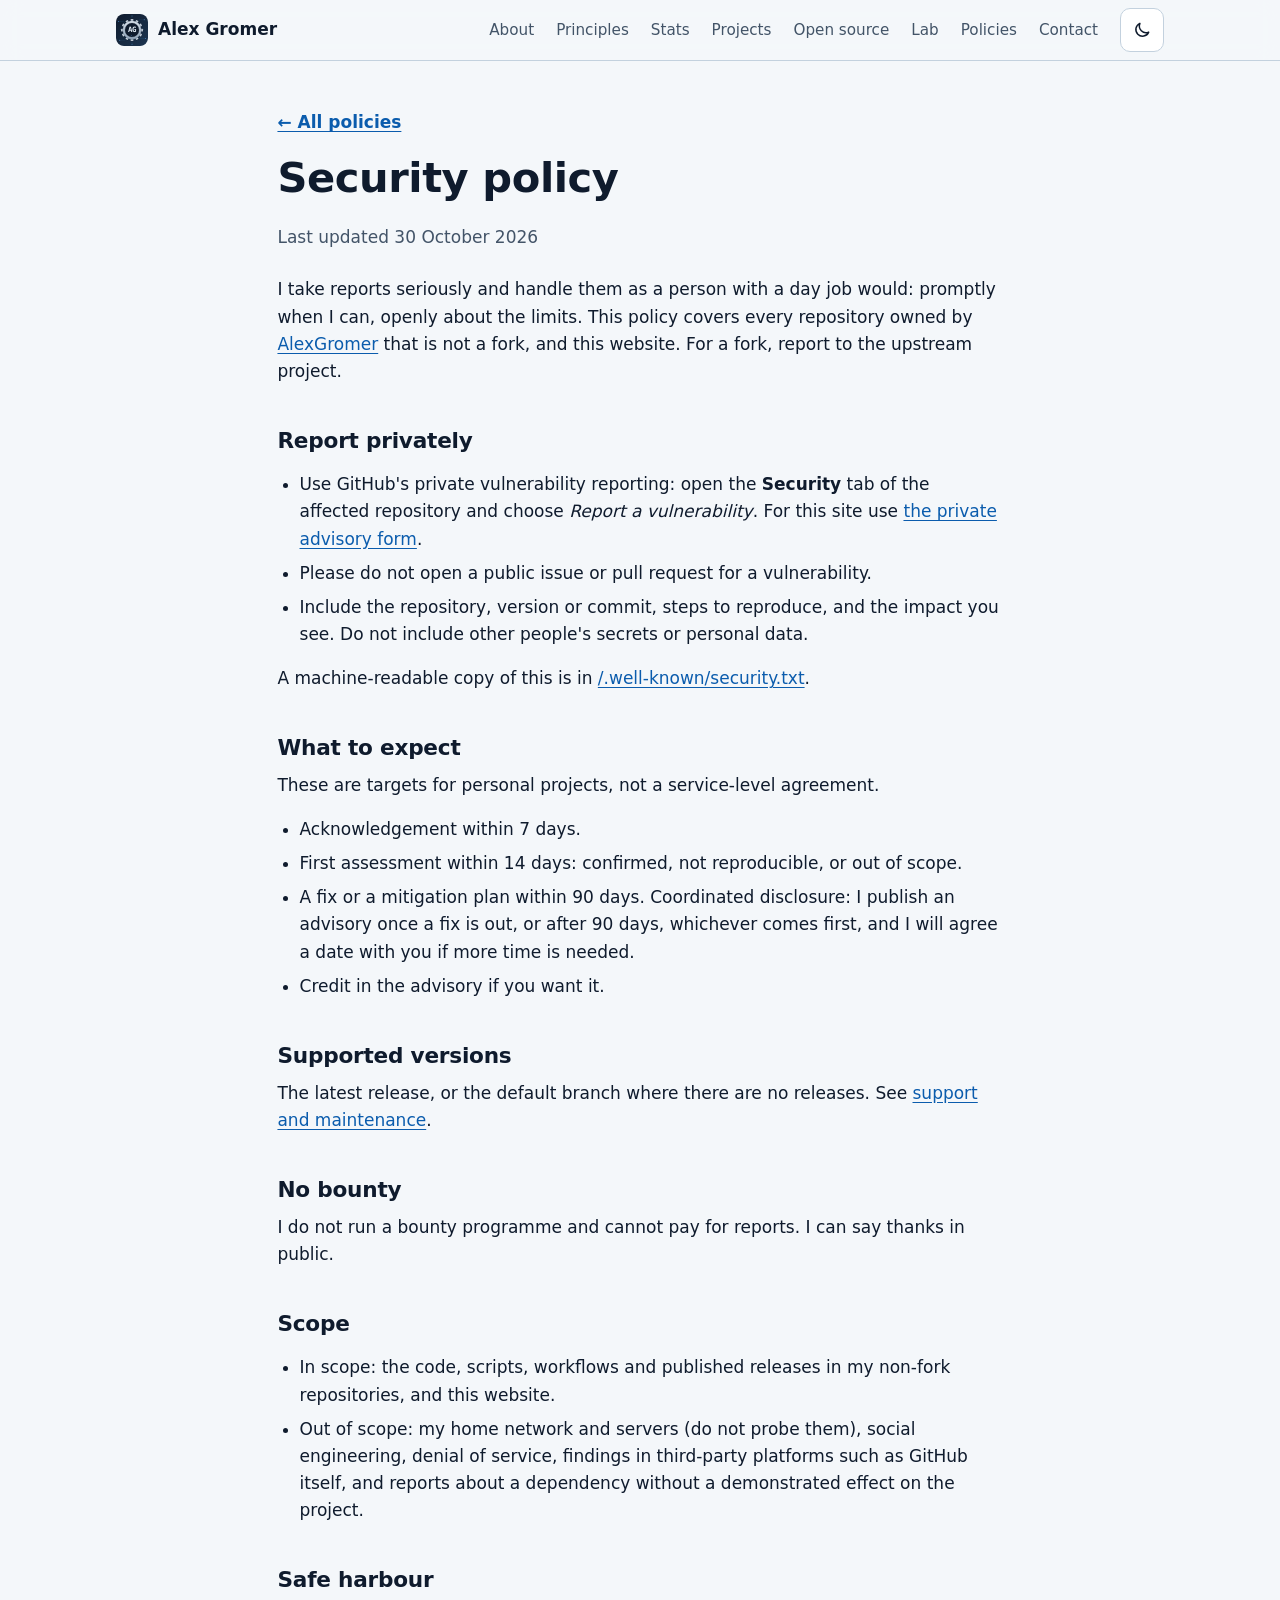
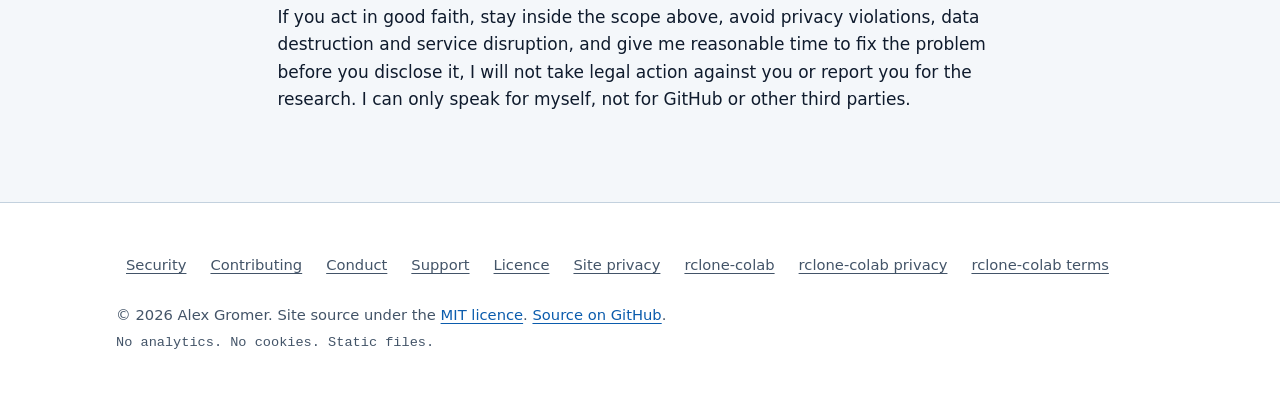
<file: security.html>
<!doctype html>
<html lang="en">
<head>
<meta http-equiv="Content-Security-Policy" content="default-src 'self'; img-src 'self' data:; base-uri 'none'; form-action 'none'">
<meta charset="utf-8">
<meta name="viewport" content="width=device-width, initial-scale=1">
<title>Security policy - Alex Gromer</title>
<meta name="description" content="How to report a vulnerability in Alex Gromer's repositories or site: scope, private advisories, response targets, safe harbour.">
<link rel="canonical" href="https://alexgromer.github.io/security.html">
<meta property="og:type" content="article">
<meta property="og:site_name" content="Alex Gromer">
<meta property="og:title" content="Security policy - Alex Gromer">
<meta property="og:description" content="How to report a vulnerability in Alex Gromer's repositories or site: scope, private advisories, response targets, safe harbour.">
<meta property="og:url" content="https://alexgromer.github.io/security.html">
<meta property="og:image" content="https://alexgromer.github.io/img/og.png">
<meta property="og:image:width" content="1200">
<meta property="og:image:height" content="630">
<meta property="og:image:alt" content="Alex Gromer: circuit traces and a gear on a dark blue background">
<meta name="twitter:card" content="summary_large_image">
<meta name="color-scheme" content="light dark">
<meta name="theme-color" content="#f4f7fa" media="(prefers-color-scheme: light)">
<meta name="theme-color" content="#0f1b2d" media="(prefers-color-scheme: dark)">
<link rel="icon" href="img/favicon.svg" type="image/svg+xml">
<link rel="stylesheet" href="css/site.css">
<script src="js/theme.js"></script>
<script src="js/site.js" defer></script>
</head>
<body>
<a class="skip" href="#main">Skip to content</a>
<header class="site-header">
  <div class="wrap">
    <a class="brand" href="index.html"><img src="img/favicon.svg" alt="" width="32" height="32"><span>Alex Gromer</span></a>
    <nav class="nav-wide" aria-label="Sections">
        <a href="index.html#about">About</a>
        <a href="index.html#principles">Principles</a>
        <a href="index.html#stats">Stats</a>
        <a href="index.html#projects">Projects</a>
        <a href="index.html#oss">Open source</a>
        <a href="index.html#lab">Lab</a>
        <a href="index.html#policies">Policies</a>
        <a href="index.html#contact">Contact</a>
    </nav>
    <details class="nav-narrow">
      <summary><svg width="18" height="18" viewBox="0 0 24 24" fill="none" stroke="currentColor" stroke-width="2" stroke-linecap="round" aria-hidden="true"><path d="M4 7h16M4 12h16M4 17h16"/></svg><span>Menu</span></summary>
      <nav class="menu" aria-label="Sections, menu">
          <a href="index.html#about">About</a>
          <a href="index.html#principles">Principles</a>
          <a href="index.html#stats">Stats</a>
          <a href="index.html#projects">Projects</a>
          <a href="index.html#oss">Open source</a>
          <a href="index.html#lab">Lab</a>
          <a href="index.html#policies">Policies</a>
          <a href="index.html#contact">Contact</a>
      </nav>
    </details>
    <button id="theme-toggle" class="theme-toggle" type="button" hidden aria-pressed="false" aria-label="Switch colour theme"><svg class="i-moon" viewBox="0 0 24 24" fill="none" stroke="currentColor" stroke-width="1.8" stroke-linecap="round" stroke-linejoin="round" aria-hidden="true"><path d="M20 14.500A8 8 0 0 1 9.500 4 8 8 0 1 0 20 14.500z"/></svg><svg class="i-sun" viewBox="0 0 24 24" fill="none" stroke="currentColor" stroke-width="1.8" stroke-linecap="round" stroke-linejoin="round" aria-hidden="true"><circle cx="12" cy="12" r="4"/><path d="M12 2v2M12 20v2M4.900 4.900l1.400 1.400M17.700 17.700l1.400 1.400M2 12h2M20 12h2M4.900 19.100l1.400-1.400M17.700 6.300l1.400-1.400"/></svg></button>
  </div>
</header>
<main id="main">
<article class="doc">
<a class="back" href="index.html#policies">&larr; All policies</a>
<h1>Security policy</h1>
<p class="updated">Last updated <time datetime="2026-10-30">30 October 2026</time></p>
<p>I take reports seriously and handle them as a person with a day job would: promptly when I can, openly about the limits. This policy covers every repository owned by <a href="https://github.com/AlexGromer" rel="noopener">AlexGromer</a> that is not a fork, and this website. For a fork, report to the upstream project.</p>

<h2>Report privately</h2>
<ul>
  <li>Use GitHub's private vulnerability reporting: open the <strong>Security</strong> tab of the affected repository and choose <em>Report a vulnerability</em>. For this site use <a href="https://github.com/AlexGromer/alexgromer.github.io/security/advisories/new" rel="noopener">the private advisory form</a>.</li>
  <li>Please do not open a public issue or pull request for a vulnerability.</li>
  <li>Include the repository, version or commit, steps to reproduce, and the impact you see. Do not include other people's secrets or personal data.</li>
</ul>
<p>A machine-readable copy of this is in <a href="/.well-known/security.txt">/.well-known/security.txt</a>.</p>

<h2>What to expect</h2>
<p>These are targets for personal projects, not a service-level agreement.</p>
<ul>
  <li>Acknowledgement within 7 days.</li>
  <li>First assessment within 14 days: confirmed, not reproducible, or out of scope.</li>
  <li>A fix or a mitigation plan within 90 days. Coordinated disclosure: I publish an advisory once a fix is out, or after 90 days, whichever comes first, and I will agree a date with you if more time is needed.</li>
  <li>Credit in the advisory if you want it.</li>
</ul>

<h2>Supported versions</h2>
<p>The latest release, or the default branch where there are no releases. See <a href="support.html">support and maintenance</a>.</p>

<h2>No bounty</h2>
<p>I do not run a bounty programme and cannot pay for reports. I can say thanks in public.</p>

<h2>Scope</h2>
<ul>
  <li>In scope: the code, scripts, workflows and published releases in my non-fork repositories, and this website.</li>
  <li>Out of scope: my home network and servers (do not probe them), social engineering, denial of service, findings in third-party platforms such as GitHub itself, and reports about a dependency without a demonstrated effect on the project.</li>
</ul>

<h2>Safe harbour</h2>
<p>If you act in good faith, stay inside the scope above, avoid privacy violations, data destruction and service disruption, and give me reasonable time to fix the problem before you disclose it, I will not take legal action against you or report you for the research. I can only speak for myself, not for GitHub or other third parties.</p>
</article>
</main>
<footer class="site-footer">
  <div class="wrap">
    <ul class="links">
      <li><a href="security.html">Security</a></li>
      <li><a href="contributing.html">Contributing</a></li>
      <li><a href="conduct.html">Conduct</a></li>
      <li><a href="support.html">Support</a></li>
      <li><a href="licence.html">Licence</a></li>
      <li><a href="privacy-site.html">Site privacy</a></li>
      <li><a href="rclone-colab.html">rclone-colab</a></li>
      <li><a href="privacy.html">rclone-colab privacy</a></li>
      <li><a href="terms.html">rclone-colab terms</a></li>
    </ul>
    <p>&copy; 2026 Alex Gromer. Site source under the <a href="licence.html">MIT licence</a>. <a href="https://github.com/AlexGromer/alexgromer.github.io" rel="noopener">Source on GitHub</a>.</p>
    <p class="note">No analytics. No cookies. Static files.</p>
  </div>
</footer>
</body>
</html>
</file>
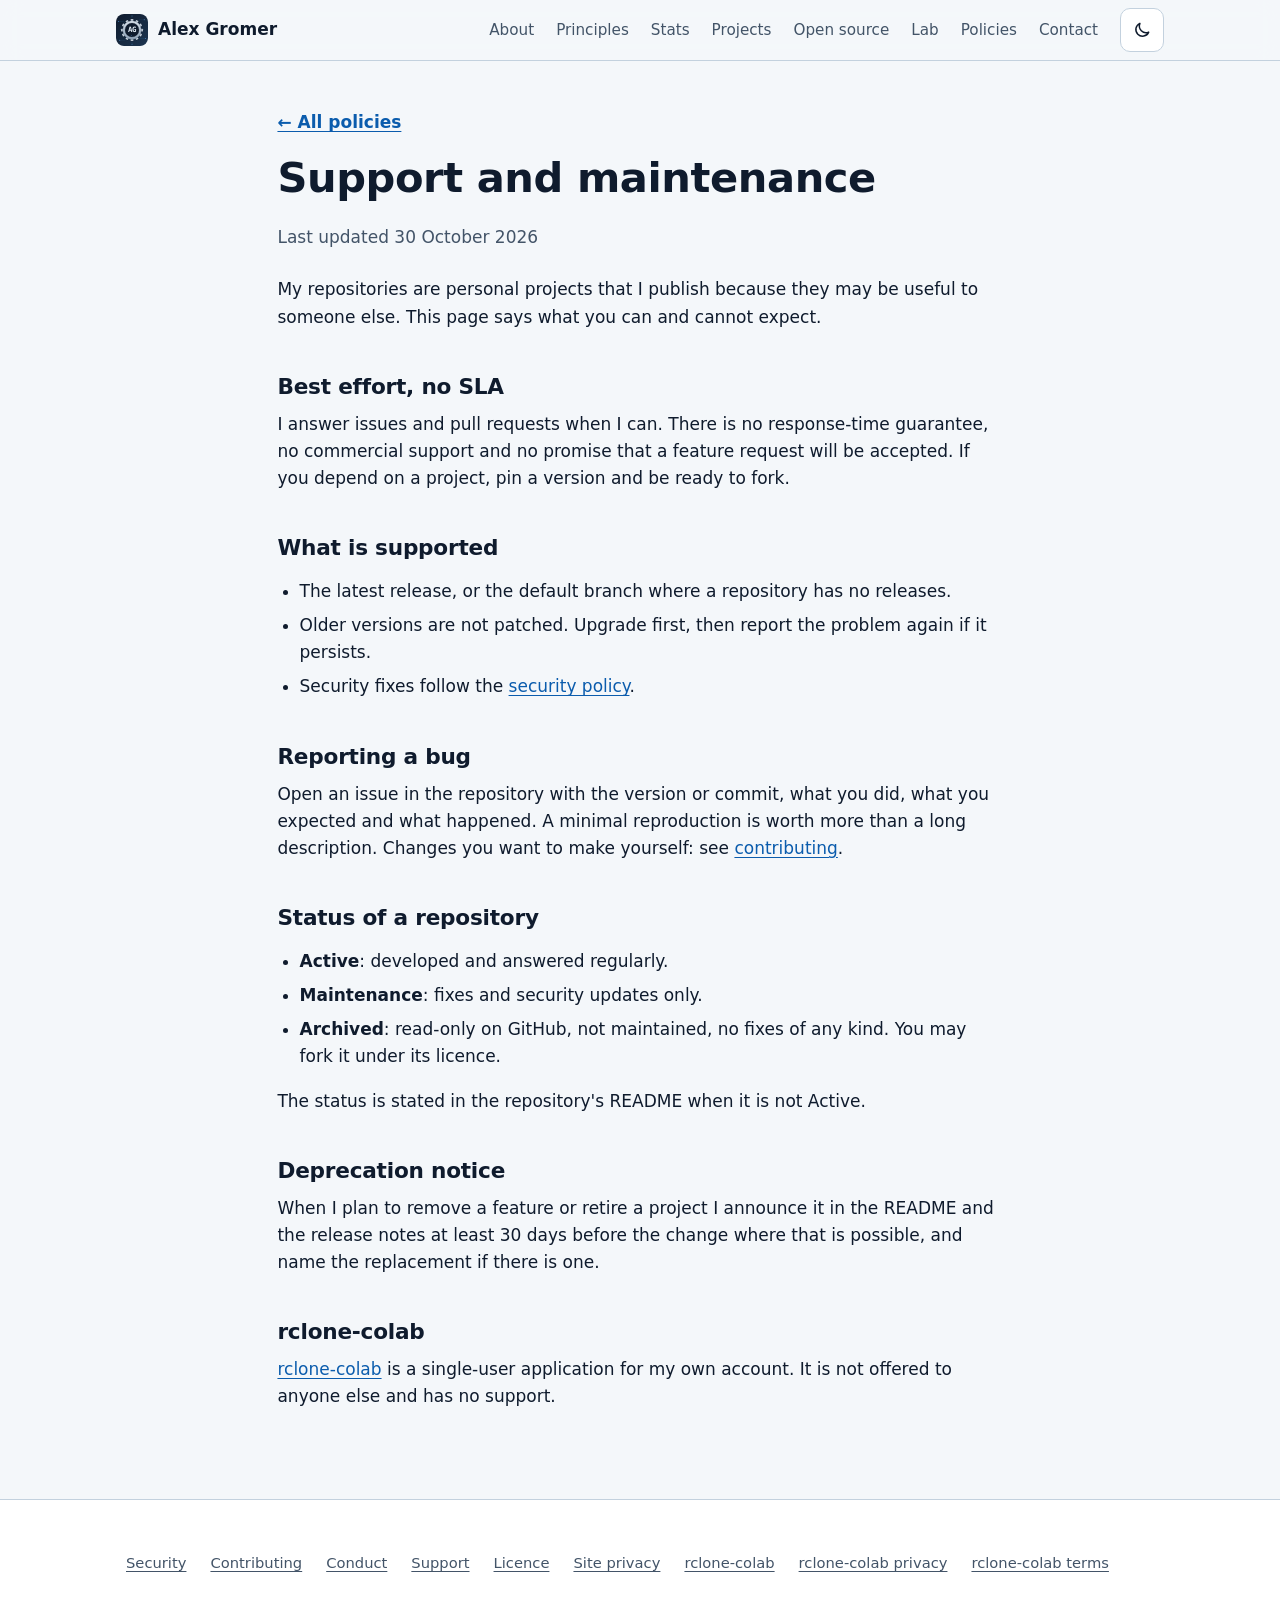
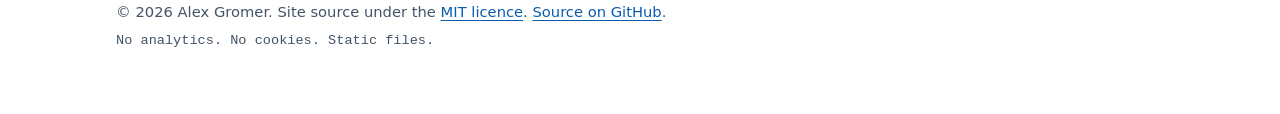
<file: support.html>
<!doctype html>
<html lang="en">
<head>
<meta http-equiv="Content-Security-Policy" content="default-src 'self'; img-src 'self' data:; base-uri 'none'; form-action 'none'">
<meta charset="utf-8">
<meta name="viewport" content="width=device-width, initial-scale=1">
<title>Support and maintenance - Alex Gromer</title>
<meta name="description" content="Maintenance and support policy for Alex Gromer's repositories: best effort, no SLA, supported versions, deprecation notice, archived repositories.">
<link rel="canonical" href="https://alexgromer.github.io/support.html">
<meta property="og:type" content="article">
<meta property="og:site_name" content="Alex Gromer">
<meta property="og:title" content="Support and maintenance - Alex Gromer">
<meta property="og:description" content="Maintenance and support policy for Alex Gromer's repositories: best effort, no SLA, supported versions, deprecation notice, archived repositories.">
<meta property="og:url" content="https://alexgromer.github.io/support.html">
<meta property="og:image" content="https://alexgromer.github.io/img/og.png">
<meta property="og:image:width" content="1200">
<meta property="og:image:height" content="630">
<meta property="og:image:alt" content="Alex Gromer: circuit traces and a gear on a dark blue background">
<meta name="twitter:card" content="summary_large_image">
<meta name="color-scheme" content="light dark">
<meta name="theme-color" content="#f4f7fa" media="(prefers-color-scheme: light)">
<meta name="theme-color" content="#0f1b2d" media="(prefers-color-scheme: dark)">
<link rel="icon" href="img/favicon.svg" type="image/svg+xml">
<link rel="stylesheet" href="css/site.css">
<script src="js/theme.js"></script>
<script src="js/site.js" defer></script>
</head>
<body>
<a class="skip" href="#main">Skip to content</a>
<header class="site-header">
  <div class="wrap">
    <a class="brand" href="index.html"><img src="img/favicon.svg" alt="" width="32" height="32"><span>Alex Gromer</span></a>
    <nav class="nav-wide" aria-label="Sections">
        <a href="index.html#about">About</a>
        <a href="index.html#principles">Principles</a>
        <a href="index.html#stats">Stats</a>
        <a href="index.html#projects">Projects</a>
        <a href="index.html#oss">Open source</a>
        <a href="index.html#lab">Lab</a>
        <a href="index.html#policies">Policies</a>
        <a href="index.html#contact">Contact</a>
    </nav>
    <details class="nav-narrow">
      <summary><svg width="18" height="18" viewBox="0 0 24 24" fill="none" stroke="currentColor" stroke-width="2" stroke-linecap="round" aria-hidden="true"><path d="M4 7h16M4 12h16M4 17h16"/></svg><span>Menu</span></summary>
      <nav class="menu" aria-label="Sections, menu">
          <a href="index.html#about">About</a>
          <a href="index.html#principles">Principles</a>
          <a href="index.html#stats">Stats</a>
          <a href="index.html#projects">Projects</a>
          <a href="index.html#oss">Open source</a>
          <a href="index.html#lab">Lab</a>
          <a href="index.html#policies">Policies</a>
          <a href="index.html#contact">Contact</a>
      </nav>
    </details>
    <button id="theme-toggle" class="theme-toggle" type="button" hidden aria-pressed="false" aria-label="Switch colour theme"><svg class="i-moon" viewBox="0 0 24 24" fill="none" stroke="currentColor" stroke-width="1.8" stroke-linecap="round" stroke-linejoin="round" aria-hidden="true"><path d="M20 14.500A8 8 0 0 1 9.500 4 8 8 0 1 0 20 14.500z"/></svg><svg class="i-sun" viewBox="0 0 24 24" fill="none" stroke="currentColor" stroke-width="1.8" stroke-linecap="round" stroke-linejoin="round" aria-hidden="true"><circle cx="12" cy="12" r="4"/><path d="M12 2v2M12 20v2M4.900 4.900l1.400 1.400M17.700 17.700l1.400 1.400M2 12h2M20 12h2M4.900 19.100l1.400-1.400M17.700 6.300l1.400-1.400"/></svg></button>
  </div>
</header>
<main id="main">
<article class="doc">
<a class="back" href="index.html#policies">&larr; All policies</a>
<h1>Support and maintenance</h1>
<p class="updated">Last updated <time datetime="2026-10-30">30 October 2026</time></p>
<p>My repositories are personal projects that I publish because they may be useful to someone else. This page says what you can and cannot expect.</p>

<h2>Best effort, no SLA</h2>
<p>I answer issues and pull requests when I can. There is no response-time guarantee, no commercial support and no promise that a feature request will be accepted. If you depend on a project, pin a version and be ready to fork.</p>

<h2>What is supported</h2>
<ul>
  <li>The latest release, or the default branch where a repository has no releases.</li>
  <li>Older versions are not patched. Upgrade first, then report the problem again if it persists.</li>
  <li>Security fixes follow the <a href="security.html">security policy</a>.</li>
</ul>

<h2>Reporting a bug</h2>
<p>Open an issue in the repository with the version or commit, what you did, what you expected and what happened. A minimal reproduction is worth more than a long description. Changes you want to make yourself: see <a href="contributing.html">contributing</a>.</p>

<h2>Status of a repository</h2>
<ul>
  <li><strong>Active</strong>: developed and answered regularly.</li>
  <li><strong>Maintenance</strong>: fixes and security updates only.</li>
  <li><strong>Archived</strong>: read-only on GitHub, not maintained, no fixes of any kind. You may fork it under its licence.</li>
</ul>
<p>The status is stated in the repository's README when it is not Active.</p>

<h2>Deprecation notice</h2>
<p>When I plan to remove a feature or retire a project I announce it in the README and the release notes at least 30 days before the change where that is possible, and name the replacement if there is one.</p>

<h2>rclone-colab</h2>
<p><a href="rclone-colab.html">rclone-colab</a> is a single-user application for my own account. It is not offered to anyone else and has no support.</p>
</article>
</main>
<footer class="site-footer">
  <div class="wrap">
    <ul class="links">
      <li><a href="security.html">Security</a></li>
      <li><a href="contributing.html">Contributing</a></li>
      <li><a href="conduct.html">Conduct</a></li>
      <li><a href="support.html">Support</a></li>
      <li><a href="licence.html">Licence</a></li>
      <li><a href="privacy-site.html">Site privacy</a></li>
      <li><a href="rclone-colab.html">rclone-colab</a></li>
      <li><a href="privacy.html">rclone-colab privacy</a></li>
      <li><a href="terms.html">rclone-colab terms</a></li>
    </ul>
    <p>&copy; 2026 Alex Gromer. Site source under the <a href="licence.html">MIT licence</a>. <a href="https://github.com/AlexGromer/alexgromer.github.io" rel="noopener">Source on GitHub</a>.</p>
    <p class="note">No analytics. No cookies. Static files.</p>
  </div>
</footer>
</body>
</html>
</file>
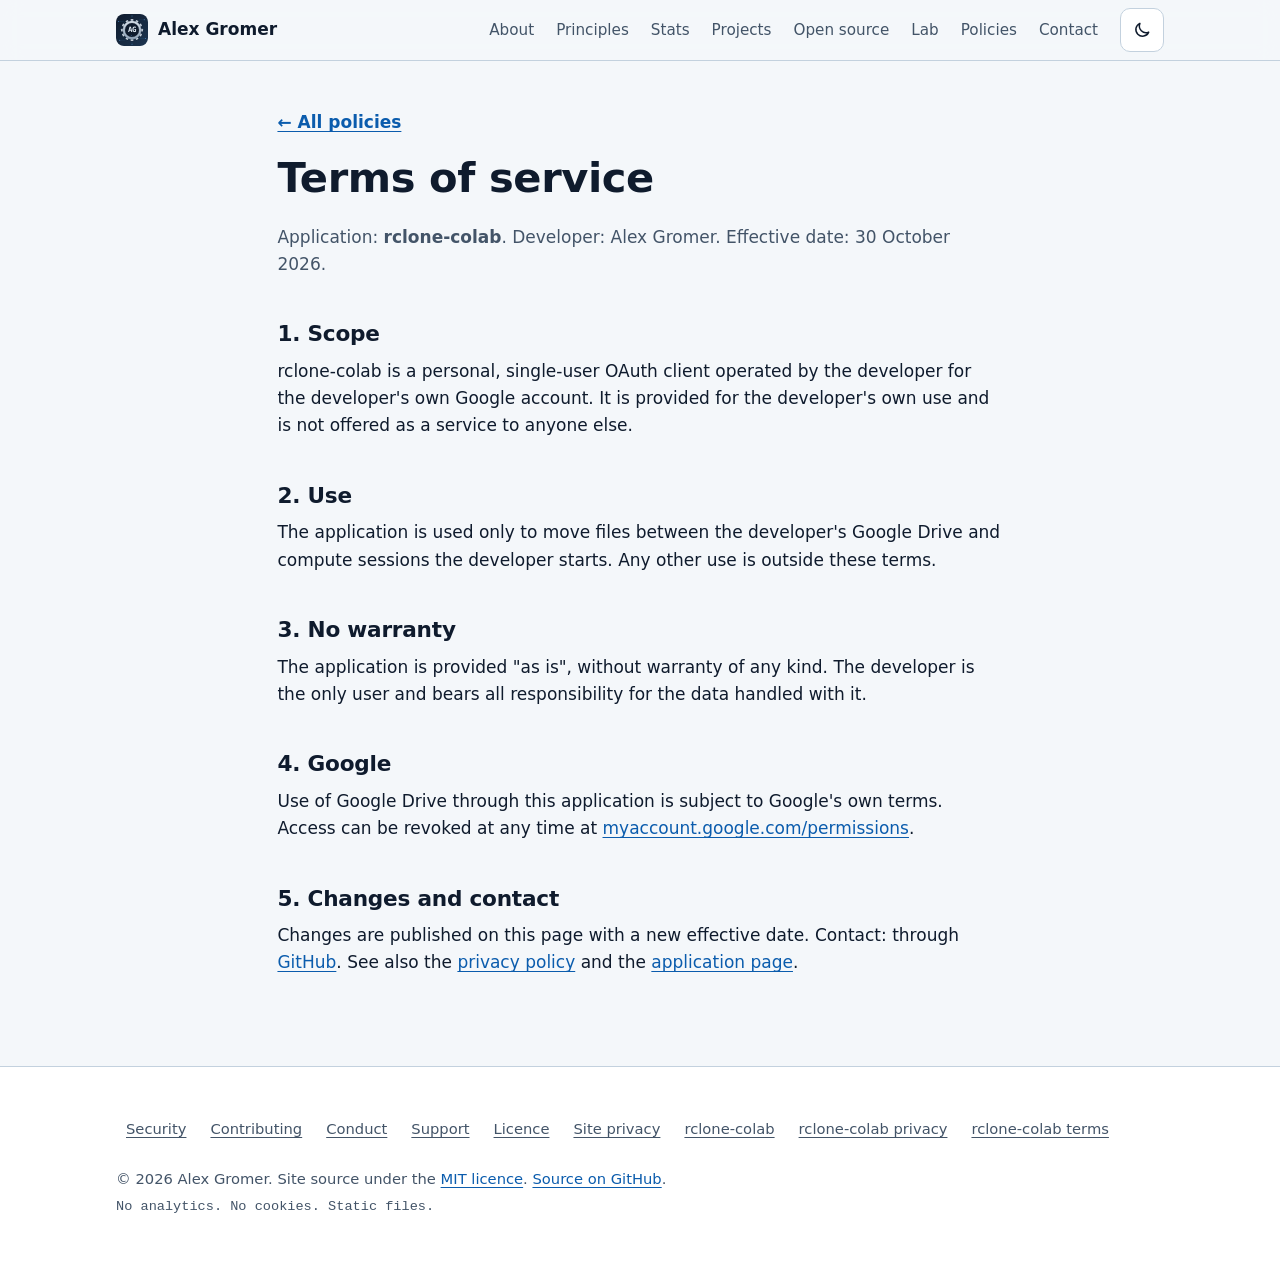
<file: terms.html>
<!doctype html>
<html lang="en">
<head>
<meta http-equiv="Content-Security-Policy" content="default-src 'self'; img-src 'self' data:; base-uri 'none'; form-action 'none'">
<meta charset="utf-8">
<meta name="viewport" content="width=device-width, initial-scale=1">
<title>Terms of service — rclone-colab</title>
<meta name="description" content="Terms of service of the rclone-colab application by Alex Gromer.">
<link rel="canonical" href="https://alexgromer.github.io/terms.html">
<meta property="og:type" content="article">
<meta property="og:site_name" content="Alex Gromer">
<meta property="og:title" content="Terms of service — rclone-colab">
<meta property="og:description" content="Terms of service of the rclone-colab application by Alex Gromer.">
<meta property="og:url" content="https://alexgromer.github.io/terms.html">
<meta property="og:image" content="https://alexgromer.github.io/img/og.png">
<meta property="og:image:width" content="1200">
<meta property="og:image:height" content="630">
<meta property="og:image:alt" content="Alex Gromer: circuit traces and a gear on a dark blue background">
<meta name="twitter:card" content="summary_large_image">
<meta name="color-scheme" content="light dark">
<meta name="theme-color" content="#f4f7fa" media="(prefers-color-scheme: light)">
<meta name="theme-color" content="#0f1b2d" media="(prefers-color-scheme: dark)">
<link rel="icon" href="img/favicon.svg" type="image/svg+xml">
<link rel="stylesheet" href="css/site.css">
<script src="js/theme.js"></script>
<script src="js/site.js" defer></script>
</head>
<body>
<a class="skip" href="#main">Skip to content</a>
<header class="site-header">
  <div class="wrap">
    <a class="brand" href="index.html"><img src="img/favicon.svg" alt="" width="32" height="32"><span>Alex Gromer</span></a>
    <nav class="nav-wide" aria-label="Sections">
        <a href="index.html#about">About</a>
        <a href="index.html#principles">Principles</a>
        <a href="index.html#stats">Stats</a>
        <a href="index.html#projects">Projects</a>
        <a href="index.html#oss">Open source</a>
        <a href="index.html#lab">Lab</a>
        <a href="index.html#policies">Policies</a>
        <a href="index.html#contact">Contact</a>
    </nav>
    <details class="nav-narrow">
      <summary><svg width="18" height="18" viewBox="0 0 24 24" fill="none" stroke="currentColor" stroke-width="2" stroke-linecap="round" aria-hidden="true"><path d="M4 7h16M4 12h16M4 17h16"/></svg><span>Menu</span></summary>
      <nav class="menu" aria-label="Sections, menu">
          <a href="index.html#about">About</a>
          <a href="index.html#principles">Principles</a>
          <a href="index.html#stats">Stats</a>
          <a href="index.html#projects">Projects</a>
          <a href="index.html#oss">Open source</a>
          <a href="index.html#lab">Lab</a>
          <a href="index.html#policies">Policies</a>
          <a href="index.html#contact">Contact</a>
      </nav>
    </details>
    <button id="theme-toggle" class="theme-toggle" type="button" hidden aria-pressed="false" aria-label="Switch colour theme"><svg class="i-moon" viewBox="0 0 24 24" fill="none" stroke="currentColor" stroke-width="1.8" stroke-linecap="round" stroke-linejoin="round" aria-hidden="true"><path d="M20 14.500A8 8 0 0 1 9.500 4 8 8 0 1 0 20 14.500z"/></svg><svg class="i-sun" viewBox="0 0 24 24" fill="none" stroke="currentColor" stroke-width="1.8" stroke-linecap="round" stroke-linejoin="round" aria-hidden="true"><circle cx="12" cy="12" r="4"/><path d="M12 2v2M12 20v2M4.900 4.900l1.400 1.400M17.700 17.700l1.400 1.400M2 12h2M20 12h2M4.900 19.100l1.400-1.400M17.700 6.300l1.400-1.400"/></svg></button>
  </div>
</header>
<main id="main">
<article class="doc">
<a class="back" href="index.html#policies">&larr; All policies</a>
<h1>Terms of service</h1>
<p class="updated">Application: <strong>rclone-colab</strong>. Developer: Alex Gromer. Effective date: 30 October 2026.</p>

<h2>1. Scope</h2>
<p>rclone-colab is a personal, single-user OAuth client operated by the developer for the developer's own Google account.
It is provided for the developer's own use and is not offered as a service to anyone else.</p>

<h2>2. Use</h2>
<p>The application is used only to move files between the developer's Google Drive and compute sessions the developer starts.
Any other use is outside these terms.</p>

<h2>3. No warranty</h2>
<p>The application is provided "as is", without warranty of any kind. The developer is the only user and bears all responsibility
for the data handled with it.</p>

<h2>4. Google</h2>
<p>Use of Google Drive through this application is subject to Google's own terms. Access can be revoked at any time at
<a href="https://myaccount.google.com/permissions" rel="noopener">myaccount.google.com/permissions</a>.</p>

<h2>5. Changes and contact</h2>
<p>Changes are published on this page with a new effective date. Contact: through
<a href="https://github.com/AlexGromer" rel="noopener">GitHub</a>. See also the <a href="privacy.html">privacy policy</a> and the
<a href="rclone-colab.html">application page</a>.</p>
</article>
</main>
<footer class="site-footer">
  <div class="wrap">
    <ul class="links">
      <li><a href="security.html">Security</a></li>
      <li><a href="contributing.html">Contributing</a></li>
      <li><a href="conduct.html">Conduct</a></li>
      <li><a href="support.html">Support</a></li>
      <li><a href="licence.html">Licence</a></li>
      <li><a href="privacy-site.html">Site privacy</a></li>
      <li><a href="rclone-colab.html">rclone-colab</a></li>
      <li><a href="privacy.html">rclone-colab privacy</a></li>
      <li><a href="terms.html">rclone-colab terms</a></li>
    </ul>
    <p>&copy; 2026 Alex Gromer. Site source under the <a href="licence.html">MIT licence</a>. <a href="https://github.com/AlexGromer/alexgromer.github.io" rel="noopener">Source on GitHub</a>.</p>
    <p class="note">No analytics. No cookies. Static files.</p>
  </div>
</footer>
</body>
</html>
</file>
<file: css/site.css>
/* alexgromer.github.io - tokens, layout, motion. Vanilla CSS, no build. */
:root {
  color-scheme: light dark;
  --bg: #f4f7fa; --surface: #ffffff; --surface-2: #e8eef4; --line: #c3d1de;
  --text: #0f1b2d; --muted: #435468; --accent: #0b5cad; --accent-ink: #ffffff;
  --accent-soft: #dcebf8; --ring: #0b5cad; --shadow: 0 1px 2px rgba(15,27,45,.08), 0 8px 24px rgba(15,27,45,.06);
  --ok: #1a6b32; --warn: #8a5a00; --info: #0b5cad;
  --l0: #0b5cad; --l1: #b35c00; --l2: #1a7f37; --l3: #7e3fb0; --l4: #c4283b; --l5: #8a6d00; --l6: #00796b; --l7: #5c6b7a;
  --font: system-ui, -apple-system, "Segoe UI", Roboto, "Helvetica Neue", Arial, sans-serif;
  --mono: ui-monospace, SFMono-Regular, Menlo, Consolas, monospace;
  --radius: 14px; --gutter: 16px; --head-h: 60px;
}
@media (prefers-color-scheme: dark) {
  :root:not([data-theme="light"]) {
    --bg: #0f1b2d; --surface: #14253b; --surface-2: #1a2f4a; --line: #28425f;
    --text: #d9e2ec; --muted: #9fb3c8; --accent: #5fb3ff; --accent-ink: #0f1b2d;
    --accent-soft: #1b3552; --ring: #5fb3ff; --shadow: 0 1px 2px rgba(0,0,0,.4), 0 8px 24px rgba(0,0,0,.25);
    --ok: #7bd88f; --warn: #f0c36a; --info: #5fb3ff;
    --l0: #5fb3ff; --l1: #f2a65a; --l2: #7bd88f; --l3: #c792ea; --l4: #ff7b86; --l5: #f0d264; --l6: #4dd0c4; --l7: #9fb3c8;
  }
}
:root[data-theme="dark"] {
  color-scheme: dark;
  --bg: #0f1b2d; --surface: #14253b; --surface-2: #1a2f4a; --line: #28425f;
  --text: #d9e2ec; --muted: #9fb3c8; --accent: #5fb3ff; --accent-ink: #0f1b2d;
  --accent-soft: #1b3552; --ring: #5fb3ff; --shadow: 0 1px 2px rgba(0,0,0,.4), 0 8px 24px rgba(0,0,0,.25);
  --ok: #7bd88f; --warn: #f0c36a; --info: #5fb3ff;
  --l0: #5fb3ff; --l1: #f2a65a; --l2: #7bd88f; --l3: #c792ea; --l4: #ff7b86; --l5: #f0d264; --l6: #4dd0c4; --l7: #9fb3c8;
}
:root[data-theme="light"] { color-scheme: light; }

*, *::before, *::after { box-sizing: border-box; }
html { scroll-behavior: smooth; scroll-padding-top: calc(var(--head-h) + 12px); -webkit-text-size-adjust: 100%; }
body { margin: 0; background: var(--bg); color: var(--text); font: 17px/1.6 var(--font); overflow-wrap: break-word; }
img, svg { max-width: 100%; }
a { color: var(--accent); text-underline-offset: 3px; }
a:hover { text-decoration-thickness: 2px; }
:focus-visible { outline: 3px solid var(--ring); outline-offset: 2px; border-radius: 4px; }
h1, h2, h3 { line-height: 1.2; margin: 0 0 .5em; letter-spacing: -.01em; }
h1 { font-size: clamp(2rem, 6vw, 3.4rem); }
h2 { font-size: clamp(1.5rem, 3.6vw, 2.1rem); }
h3 { font-size: 1.15rem; }
p { margin: 0 0 1em; }
code, kbd { font-family: var(--mono); font-size: .92em; background: var(--surface-2); padding: .1em .35em; border-radius: 6px; }
.muted { color: var(--muted); }
.wrap { width: 100%; max-width: 1080px; margin: 0 auto; padding: 0 var(--gutter); }
.sr-only { position: absolute; width: 1px; height: 1px; overflow: hidden; clip: rect(0 0 0 0); white-space: nowrap; }
.skip { position: absolute; left: var(--gutter); top: -100px; z-index: 100; background: var(--accent); color: var(--accent-ink); padding: 12px 16px; border-radius: 8px; font-weight: 600; }
.skip:focus { top: 8px; }

/* header */
.site-header { position: sticky; top: 0; z-index: 50; background: color-mix(in srgb, var(--bg) 88%, transparent); -webkit-backdrop-filter: blur(10px); backdrop-filter: blur(10px); border-bottom: 1px solid var(--line); }
.site-header .wrap { display: flex; align-items: center; gap: 12px; min-height: var(--head-h); }
.brand { display: inline-flex; align-items: center; gap: 10px; color: var(--text); font-weight: 700; text-decoration: none; min-height: 44px; }
.brand img { width: 32px; height: 32px; border-radius: 8px; }
.nav-wide { display: none; margin-left: auto; gap: 2px; }
.nav-wide a, .nav-narrow a { color: var(--muted); text-decoration: none; padding: 10px 10px; border-radius: 8px; font-size: .95rem; min-height: 44px; display: inline-flex; align-items: center; }
.nav-wide a:hover, .nav-narrow a:hover { color: var(--text); background: var(--surface-2); }
.nav-wide a[aria-current="true"], .nav-narrow a[aria-current="true"] { color: var(--accent); background: var(--accent-soft); font-weight: 600; }
.nav-narrow { margin-left: auto; position: relative; }
.nav-narrow summary { list-style: none; cursor: pointer; min-height: 44px; min-width: 44px; display: inline-flex; align-items: center; justify-content: center; gap: 8px; padding: 0 12px; border: 1px solid var(--line); border-radius: 10px; background: var(--surface); color: var(--text); font-weight: 600; }
.nav-narrow summary::-webkit-details-marker { display: none; }
.nav-narrow[open] summary { background: var(--accent-soft); }
.nav-narrow .menu { position: absolute; right: 0; top: calc(100% + 8px); width: min(280px, calc(100vw - 2 * var(--gutter))); display: grid; background: var(--surface); border: 1px solid var(--line); border-radius: 12px; padding: 6px; box-shadow: var(--shadow); }
.theme-toggle { min-width: 44px; min-height: 44px; display: inline-flex; align-items: center; justify-content: center; border: 1px solid var(--line); border-radius: 10px; background: var(--surface); color: var(--text); cursor: pointer; }
.theme-toggle[hidden] { display: none; }
.theme-toggle:hover { background: var(--surface-2); }
.theme-toggle svg { width: 20px; height: 20px; }
.theme-toggle .i-sun { display: none; }
:root[data-theme="dark"] .theme-toggle .i-sun { display: block; }
:root[data-theme="dark"] .theme-toggle .i-moon { display: none; }
@media (prefers-color-scheme: dark) {
  :root:not([data-theme="light"]) .theme-toggle .i-sun { display: block; }
  :root:not([data-theme="light"]) .theme-toggle .i-moon { display: none; }
}
@media (min-width: 980px) { .nav-wide { display: flex; } .nav-narrow { display: none; } }
@media (max-width: 979px) { .theme-toggle { order: 3; } }

/* hero: always dark, independent of the page theme */
.hero { position: relative; overflow: hidden; background: #0f1b2d; color: #d9e2ec; isolation: isolate; }
.hero-art { position: absolute; inset: 0; width: 100%; height: 100%; z-index: -1; }
.hero::after { content: ""; position: absolute; inset: 0; z-index: -1; background: linear-gradient(90deg, rgba(15,27,45,.92) 0%, rgba(15,27,45,.78) 45%, rgba(15,27,45,.25) 100%); }
.hero .wrap { padding-top: clamp(56px, 12vw, 128px); padding-bottom: clamp(56px, 10vw, 112px); }
.hero .eyebrow { color: #5fb3ff; font-family: var(--mono); font-size: .9rem; margin-bottom: 12px; }
.hero h1 { color: #fff; margin-bottom: .25em; }
.hero .role { font-size: clamp(1.05rem, 2.4vw, 1.35rem); color: #d9e2ec; max-width: 36ch; margin-bottom: .6em; }
.hero .tagline { color: #b4c4d6; max-width: 46ch; margin-bottom: 1.6em; }
.btns { display: flex; flex-wrap: wrap; gap: 12px; }
.btn { display: inline-flex; align-items: center; justify-content: center; gap: 8px; min-height: 48px; padding: 0 22px; border-radius: 12px; font-weight: 600; text-decoration: none; border: 2px solid transparent; transition: transform .2s, background-color .2s; }
.btn-primary { background: #5fb3ff; color: #0f1b2d; }
.btn-primary:hover { background: #8cc8ff; transform: translateY(-2px); }
.btn-ghost { border-color: #5fb3ff; color: #d9e2ec; }
.btn-ghost:hover { background: rgba(95,179,255,.15); transform: translateY(-2px); }
.hero :focus-visible { outline-color: #8cc8ff; }
.trace { fill: none; stroke: #1c3550; stroke-width: 2.5; }
.pulse { fill: none; stroke: #5fb3ff; stroke-width: 3; stroke-linecap: round; stroke-dasharray: 14 400; animation: flow 7s linear infinite; animation-delay: var(--d, 0s); opacity: .85; }
.node { fill: #5fb3ff; opacity: .7; }
.gear { fill: #1c3550; stroke: #3f7cac; stroke-width: 2; opacity: .75; transform-box: fill-box; transform-origin: center; animation: spin 90s linear infinite; }
.gear.rev { animation-duration: 60s; animation-direction: reverse; }
@keyframes flow { from { stroke-dashoffset: 414; } to { stroke-dashoffset: 0; } }
@keyframes spin { to { transform: rotate(360deg); } }
@keyframes rise { from { opacity: 0; transform: translateY(14px); } to { opacity: 1; transform: none; } }
.hero .wrap > * { animation: rise .8s both; }
.hero .wrap > :nth-child(2) { animation-delay: .08s; } .hero .wrap > :nth-child(3) { animation-delay: .16s; }
.hero .wrap > :nth-child(4) { animation-delay: .24s; } .hero .wrap > :nth-child(5) { animation-delay: .32s; }

/* sections */
.section { padding: clamp(56px, 9vw, 96px) 0; }
.section.alt { background: color-mix(in srgb, var(--surface-2) 45%, var(--bg)); }
.section-head { margin-bottom: 32px; max-width: 62ch; }
.eyebrow { color: var(--accent); font-family: var(--mono); font-size: .85rem; letter-spacing: .04em; text-transform: uppercase; margin: 0 0 8px; }
.lead { color: var(--muted); font-size: 1.1rem; }
.two-col { display: grid; gap: 32px; }
@media (min-width: 800px) { .two-col { grid-template-columns: 1.3fr 1fr; align-items: start; } }
.chips { display: flex; flex-wrap: wrap; gap: 8px; list-style: none; margin: 0 0 20px; padding: 0; }
.chip { display: inline-flex; align-items: center; gap: 8px; padding: 6px 14px; border: 1px solid var(--line); border-radius: 999px; background: var(--surface); font-size: .92rem; }
.chip.mono { font-family: var(--mono); }
.sprite { position: absolute; width: 0; height: 0; overflow: hidden; }
.lang-ico { width: 18px; height: 18px; flex: none; fill: none; stroke: currentColor; stroke-width: 1.8; stroke-linecap: round; stroke-linejoin: round; color: var(--muted); }
.legend .lang-ico { width: 16px; height: 16px; }
.panel { background: var(--surface); border: 1px solid var(--line); border-radius: var(--radius); padding: 20px; box-shadow: var(--shadow); }
.panel h3 { margin-bottom: 12px; }

.cards { display: grid; gap: 16px; grid-template-columns: 1fr; list-style: none; margin: 0; padding: 0; }
@media (min-width: 720px) { .cards { grid-template-columns: repeat(2, 1fr); } }
@media (min-width: 980px) { .cards.c3 { grid-template-columns: repeat(3, 1fr); } }
.card { position: relative; background: var(--surface); border: 1px solid var(--line); border-radius: var(--radius); padding: 22px; box-shadow: var(--shadow); transition: transform .25s, border-color .25s, box-shadow .25s; display: flex; flex-direction: column; }
.card:hover, .card:focus-within { transform: translateY(-4px); border-color: var(--accent); }
.card h3 { display: flex; align-items: center; gap: 10px; }
.card p { color: var(--muted); }
.card > :last-child { margin-bottom: 0; }
.card .glyph { width: 40px; height: 40px; flex: none; color: var(--accent); }
.card .more-link { margin-top: auto; padding-top: 8px; font-weight: 600; }
.card a.stretch::after { content: ""; position: absolute; inset: 0; border-radius: var(--radius); }
.meta { display: flex; flex-wrap: wrap; gap: 6px 14px; font-size: .9rem; color: var(--muted); margin-bottom: 10px; }
.dot { display: inline-block; width: 11px; height: 11px; border-radius: 50%; background: var(--l7); margin-right: 6px; vertical-align: -1px; }
.dot.c0 { background: var(--l0); }
.dot.c1 { background: var(--l1); }
.dot.c2 { background: var(--l2); }
.dot.c3 { background: var(--l3); }
.dot.c4 { background: var(--l4); }
.dot.c5 { background: var(--l5); }
.dot.c6 { background: var(--l6); }
.dot.c7 { background: var(--l7); }
.stars svg { width: 14px; height: 14px; vertical-align: -2px; margin-right: 4px; }

/* stats */
.kpis { display: grid; grid-template-columns: repeat(2, 1fr); gap: 12px; margin: 0 0 24px; }
@media (min-width: 720px) { .kpis { grid-template-columns: repeat(4, 1fr); } }
.kpi-tile { background: var(--surface); border: 1px solid var(--line); border-radius: var(--radius); padding: 18px 16px; }
.kpi-tile dt { color: var(--muted); font-size: .9rem; }
.kpi-tile dd { margin: 4px 0 0; font-size: clamp(1.8rem, 5vw, 2.6rem); font-weight: 700; color: var(--accent); font-variant-numeric: tabular-nums; line-height: 1.1; }
.chart { position: relative; background: var(--surface); border: 1px solid var(--line); border-radius: var(--radius); padding: 18px; margin: 0 0 16px; }
.chart figcaption { font-weight: 700; margin-bottom: 4px; }
.chart .sub { color: var(--muted); font-size: .9rem; margin: 0 0 14px; }
.chart-body { position: relative; min-height: 60px; }
.chart svg { display: block; width: 100%; height: auto; overflow: visible; }
.chart svg text { font-family: var(--font); font-size: 11.5px; fill: var(--muted); }
.chart .grid { stroke: var(--line); stroke-width: 1; }
.chart .axis-label { font-size: 12px; }
.chart .val { fill: var(--text); font-weight: 600; font-size: 12px; }
.seg, .bar, .pt { cursor: pointer; }
.seg { transition: opacity .2s; }
.seg:hover, .seg:focus-visible, .bar:hover, .bar:focus-visible { opacity: .85; }
.seg:focus-visible, .bar:focus-visible, .pt:focus-visible { outline: 3px solid var(--ring); outline-offset: 2px; }
.sw-0 { fill: var(--l0); } .sw-1 { fill: var(--l1); } .sw-2 { fill: var(--l2); } .sw-3 { fill: var(--l3); }
.sw-4 { fill: var(--l4); } .sw-5 { fill: var(--l5); } .sw-6 { fill: var(--l6); } .sw-7 { fill: var(--l7); }
.bar { fill: var(--accent); transform-box: fill-box; transform-origin: bottom; transform: scaleY(0); transition: transform .7s cubic-bezier(.2,.8,.2,1); transition-delay: calc(var(--i, 0) * 45ms); }
.in-view .bar { transform: none; }
.seg { transform-box: fill-box; transform-origin: left; transform: scaleX(0); transition: transform .8s cubic-bezier(.2,.8,.2,1); transition-delay: calc(var(--i, 0) * 70ms); }
.in-view .seg { transform: none; }
.pt { fill: var(--accent); stroke: var(--surface); stroke-width: 2; }
.axis-line { stroke: var(--line); stroke-width: 3; stroke-linecap: round; }
.legend { list-style: none; margin: 14px 0 0; padding: 0; display: grid; grid-template-columns: repeat(auto-fill, minmax(190px, 1fr)); gap: 6px 16px; font-size: .92rem; }
.legend li { display: flex; align-items: center; gap: 8px; }
.legend .swatch { width: 12px; height: 12px; border-radius: 3px; flex: none; }
.legend .swatch.sw-0 { background: var(--l0); } .legend .swatch.sw-1 { background: var(--l1); } .legend .swatch.sw-2 { background: var(--l2); } .legend .swatch.sw-3 { background: var(--l3); }
.legend .swatch.sw-4 { background: var(--l4); } .legend .swatch.sw-5 { background: var(--l5); } .legend .swatch.sw-6 { background: var(--l6); } .legend .swatch.sw-7 { background: var(--l7); }
.legend .num { margin-left: auto; color: var(--muted); font-variant-numeric: tabular-nums; }
.tip { position: absolute; z-index: 5; pointer-events: none; background: var(--text); color: var(--bg); padding: 6px 10px; border-radius: 8px; font-size: .85rem; line-height: 1.3; max-width: 260px; opacity: 0; transition: opacity .15s; white-space: normal; }
.tip.on { opacity: 1; }
.tl-list { list-style: none; margin: 0; padding: 0 0 0 20px; border-left: 3px solid var(--line); display: grid; gap: 6px; }
.tl-list li { position: relative; }
.tl-list li::before { content: ""; position: absolute; left: -29px; top: .45em; width: 12px; height: 12px; border-radius: 50%; background: var(--accent); border: 2px solid var(--surface); }
.tl-list a, .more li a { display: inline-flex; align-items: center; min-height: 44px; }
.tl-list .d { color: var(--muted); font-size: .85rem; font-variant-numeric: tabular-nums; display: block; }
.chart details { margin-top: 12px; border-top: 1px solid var(--line); padding-top: 10px; }
.chart summary, .more summary { cursor: pointer; font-weight: 600; min-height: 44px; display: flex; align-items: center; }
table { border-collapse: collapse; width: 100%; font-size: .92rem; font-variant-numeric: tabular-nums; }
caption { text-align: left; font-weight: 700; padding: 8px 0; }
th, td { text-align: left; padding: 6px 10px; border-bottom: 1px solid var(--line); }
th { color: var(--muted); font-weight: 600; }
.tables { display: grid; gap: 16px; overflow-x: auto; }
.tbl-wrap { overflow-x: auto; }

/* projects, oss, lab */
.more { margin-top: 24px; background: var(--surface); border: 1px solid var(--line); border-radius: var(--radius); padding: 4px 20px 12px; }
.more ul { list-style: none; margin: 0; padding: 0; display: grid; gap: 12px; }
.more li { padding-top: 12px; border-top: 1px solid var(--line); }
.more li strong { display: block; }
.oss { list-style: none; margin: 0; padding: 0; display: grid; gap: 12px; }
.oss li { display: grid; gap: 6px 16px; grid-template-columns: 1fr; background: var(--surface); border: 1px solid var(--line); border-radius: var(--radius); padding: 16px 18px; }
@media (min-width: 720px) { .oss li { grid-template-columns: 1fr auto; align-items: center; } }
.oss .what { color: var(--muted); font-size: .95rem; margin: 2px 0 0; }
.badge { display: inline-flex; align-items: center; gap: 6px; padding: 4px 12px; border-radius: 999px; font-size: .85rem; font-weight: 700; border: 1.5px solid currentColor; white-space: nowrap; justify-self: start; }
.badge svg { width: 14px; height: 14px; }
.badge.merged { color: var(--ok); } .badge.open { color: var(--warn); } .badge.reported { color: var(--info); } .badge.prep { color: var(--muted); }
.lab { display: grid; gap: 14px; grid-template-columns: repeat(2, 1fr); list-style: none; margin: 0; padding: 0; }
@media (min-width: 720px) { .lab { grid-template-columns: repeat(5, 1fr); } }
.lab li { background: var(--surface); border: 1px solid var(--line); border-radius: var(--radius); padding: 18px 14px; text-align: center; transition: transform .25s, border-color .25s; }
.lab li:hover { transform: translateY(-4px); border-color: var(--accent); }
.lab svg { width: 44px; height: 44px; color: var(--accent); margin-bottom: 8px; }
.lab strong { display: block; }
.lab span { color: var(--muted); font-size: .85rem; line-height: 1.35; display: block; margin-top: 4px; }
.policy-card h3 a { color: var(--text); text-decoration: none; }
.policy-card h3 a::after { content: ""; position: absolute; inset: 0; border-radius: var(--radius); }
.policy-card h3 a:focus-visible { outline: none; }
.policy-card:focus-within { outline: 3px solid var(--ring); outline-offset: 2px; }
.policy-card time { color: var(--muted); font-size: .85rem; margin-top: auto; padding-top: 8px; }
.contact-list { list-style: none; padding: 0; margin: 0 0 20px; display: grid; gap: 10px; }
.contact-list a { display: inline-flex; align-items: center; min-height: 44px; font-weight: 600; }

/* reveal */
.js-reveal .reveal { opacity: 0; transform: translateY(18px); transition: opacity .7s ease, transform .7s ease; transition-delay: calc(var(--i, 0) * 60ms); }
.js-reveal .reveal.is-in { opacity: 1; transform: none; }

/* footer */
.site-footer { border-top: 1px solid var(--line); padding: 40px 0 56px; color: var(--muted); font-size: .92rem; background: var(--surface); }
.site-footer .links { list-style: none; display: flex; flex-wrap: wrap; gap: 4px 4px; padding: 0; margin: 0 0 16px; }
.site-footer .links a { color: var(--muted); display: inline-flex; align-items: center; min-height: 44px; padding: 0 10px; border-radius: 8px; }
.site-footer .links a:hover { color: var(--accent); background: var(--surface-2); }
.site-footer p { margin: 0 0 6px; }
.site-footer .note { font-family: var(--mono); font-size: .85rem; }

/* policy pages */
.doc { max-width: 70ch; margin: 0 auto; padding: 40px var(--gutter) 72px; }
.doc .back { display: inline-flex; align-items: center; min-height: 44px; font-weight: 600; margin-bottom: 8px; }
.doc h1 { font-size: clamp(1.9rem, 5vw, 2.6rem); }
.doc h2 { font-size: 1.35rem; margin-top: 2em; }
.doc .updated { color: var(--muted); margin-bottom: 1.5em; }
.doc ul, .doc ol { padding-left: 1.3em; }
.doc li { margin-bottom: .4em; }
.doc .callout { border-left: 4px solid var(--accent); background: var(--surface); padding: 12px 16px; border-radius: 0 10px 10px 0; margin: 1.2em 0; }
.doc table { margin: 1em 0; }
.notfound { text-align: center; padding: 96px var(--gutter); }
.notfound .big { font-family: var(--mono); font-size: clamp(4rem, 18vw, 9rem); color: var(--accent); line-height: 1; margin: 0; }

@media (prefers-reduced-motion: reduce) {
  html { scroll-behavior: auto; }
  .hero *, .hero { animation: none !important; }
  .js-reveal .reveal { opacity: 1; transform: none; transition: none; }
  .bar, .seg { transform: none; transition: none; }
  .card, .lab li, .btn { transition: none; }
  .card:hover, .card:focus-within, .lab li:hover, .btn:hover { transform: none; }
}
@media print {
  .site-header, .hero-art, .theme-toggle, .skip { display: none !important; }
  body { background: #fff; color: #000; font-size: 11pt; }
  .hero { background: #fff; color: #000; } .hero::after { display: none; } .hero h1, .hero .role, .hero .tagline, .hero .eyebrow { color: #000; }
  .section { padding: 16pt 0; background: none !important; }
  .card, .panel, .chart, .kpi-tile { box-shadow: none; break-inside: avoid; }
  .js-reveal .reveal { opacity: 1; transform: none; }
  a { color: #000; }
  .btns { display: none; }
}
.pulse.d1 { animation-delay: -1.4s; } .pulse.d2 { animation-delay: -2.9s; } .pulse.d3 { animation-delay: -4.3s; }
.pulse.d4 { animation-delay: -5.6s; } .pulse.d5 { animation-delay: -0.6s; } .pulse.d6 { animation-delay: -3.6s; }
.doc pre { white-space: pre-wrap; font-family: var(--mono); font-size: .85rem; line-height: 1.5; margin: 1.2em 0; }
noscript .tables { background: var(--surface); border: 1px solid var(--line); border-radius: var(--radius); padding: 18px; }
</file>
